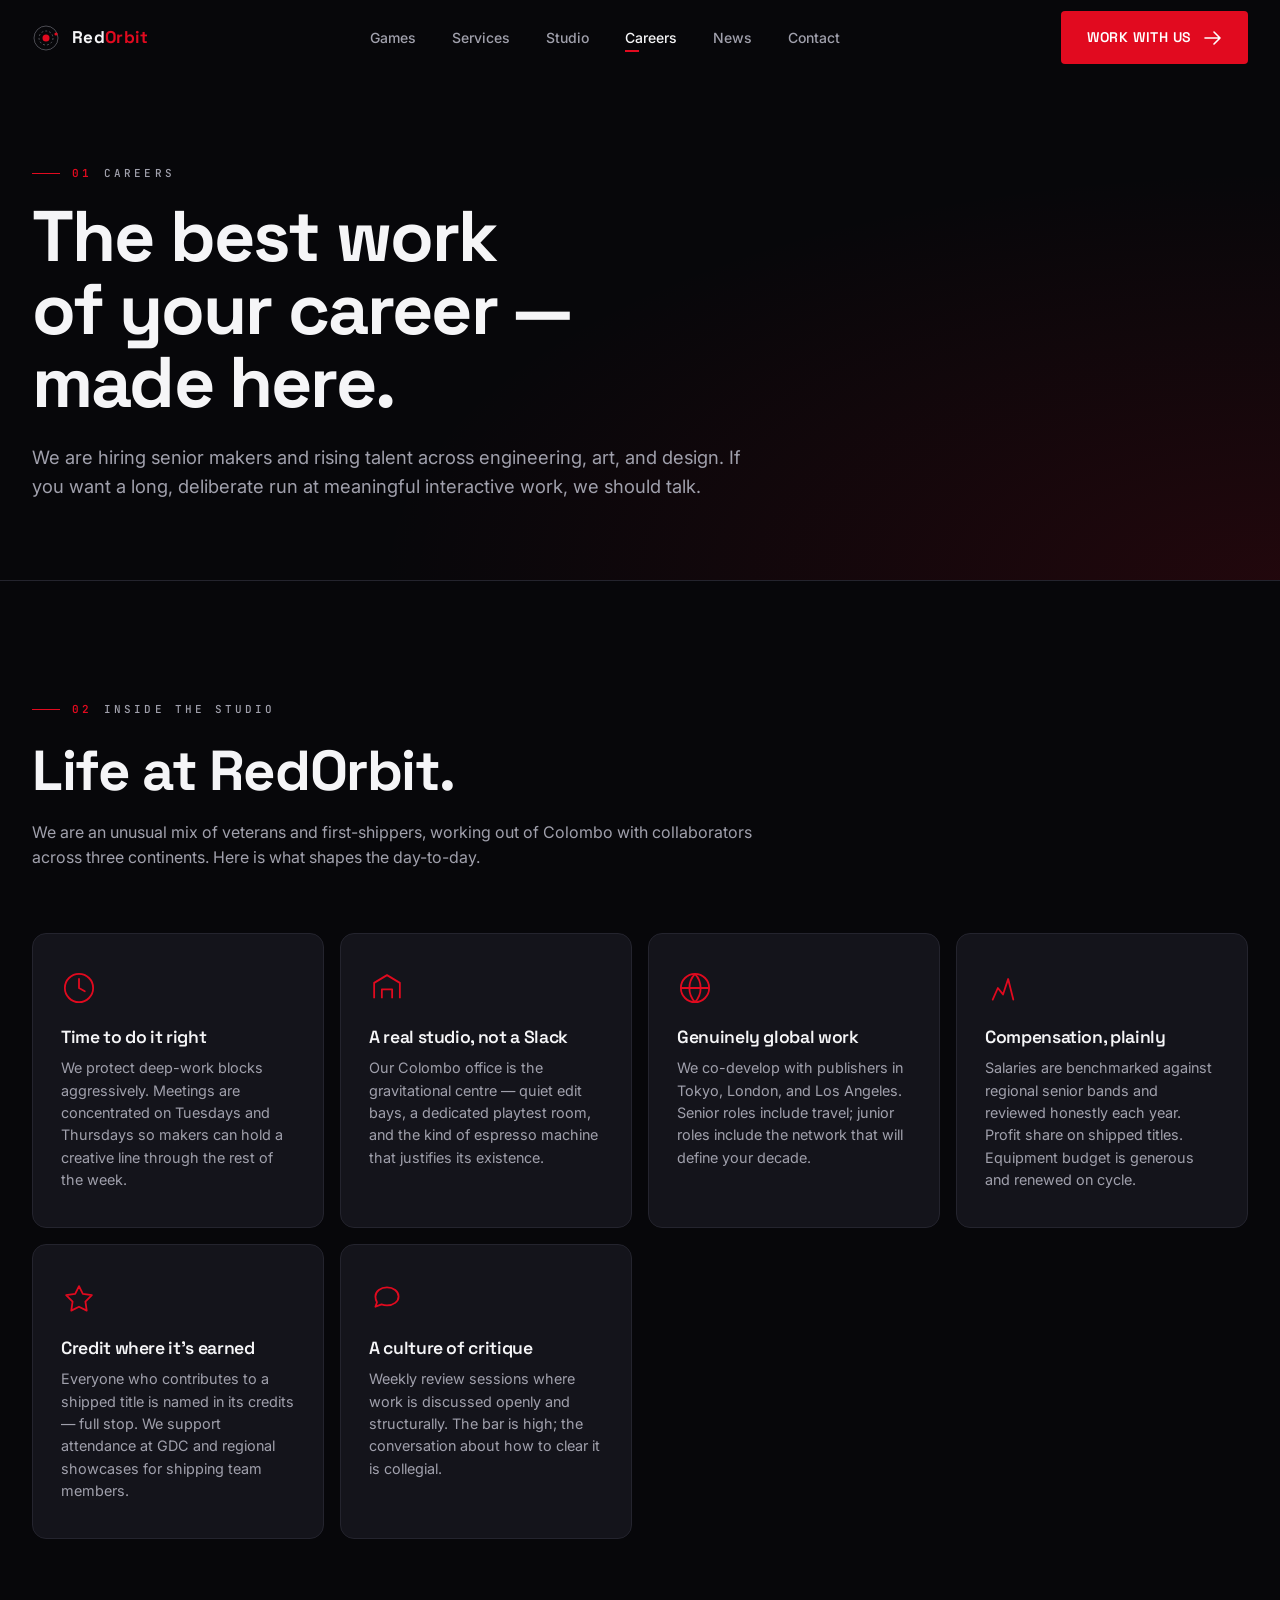
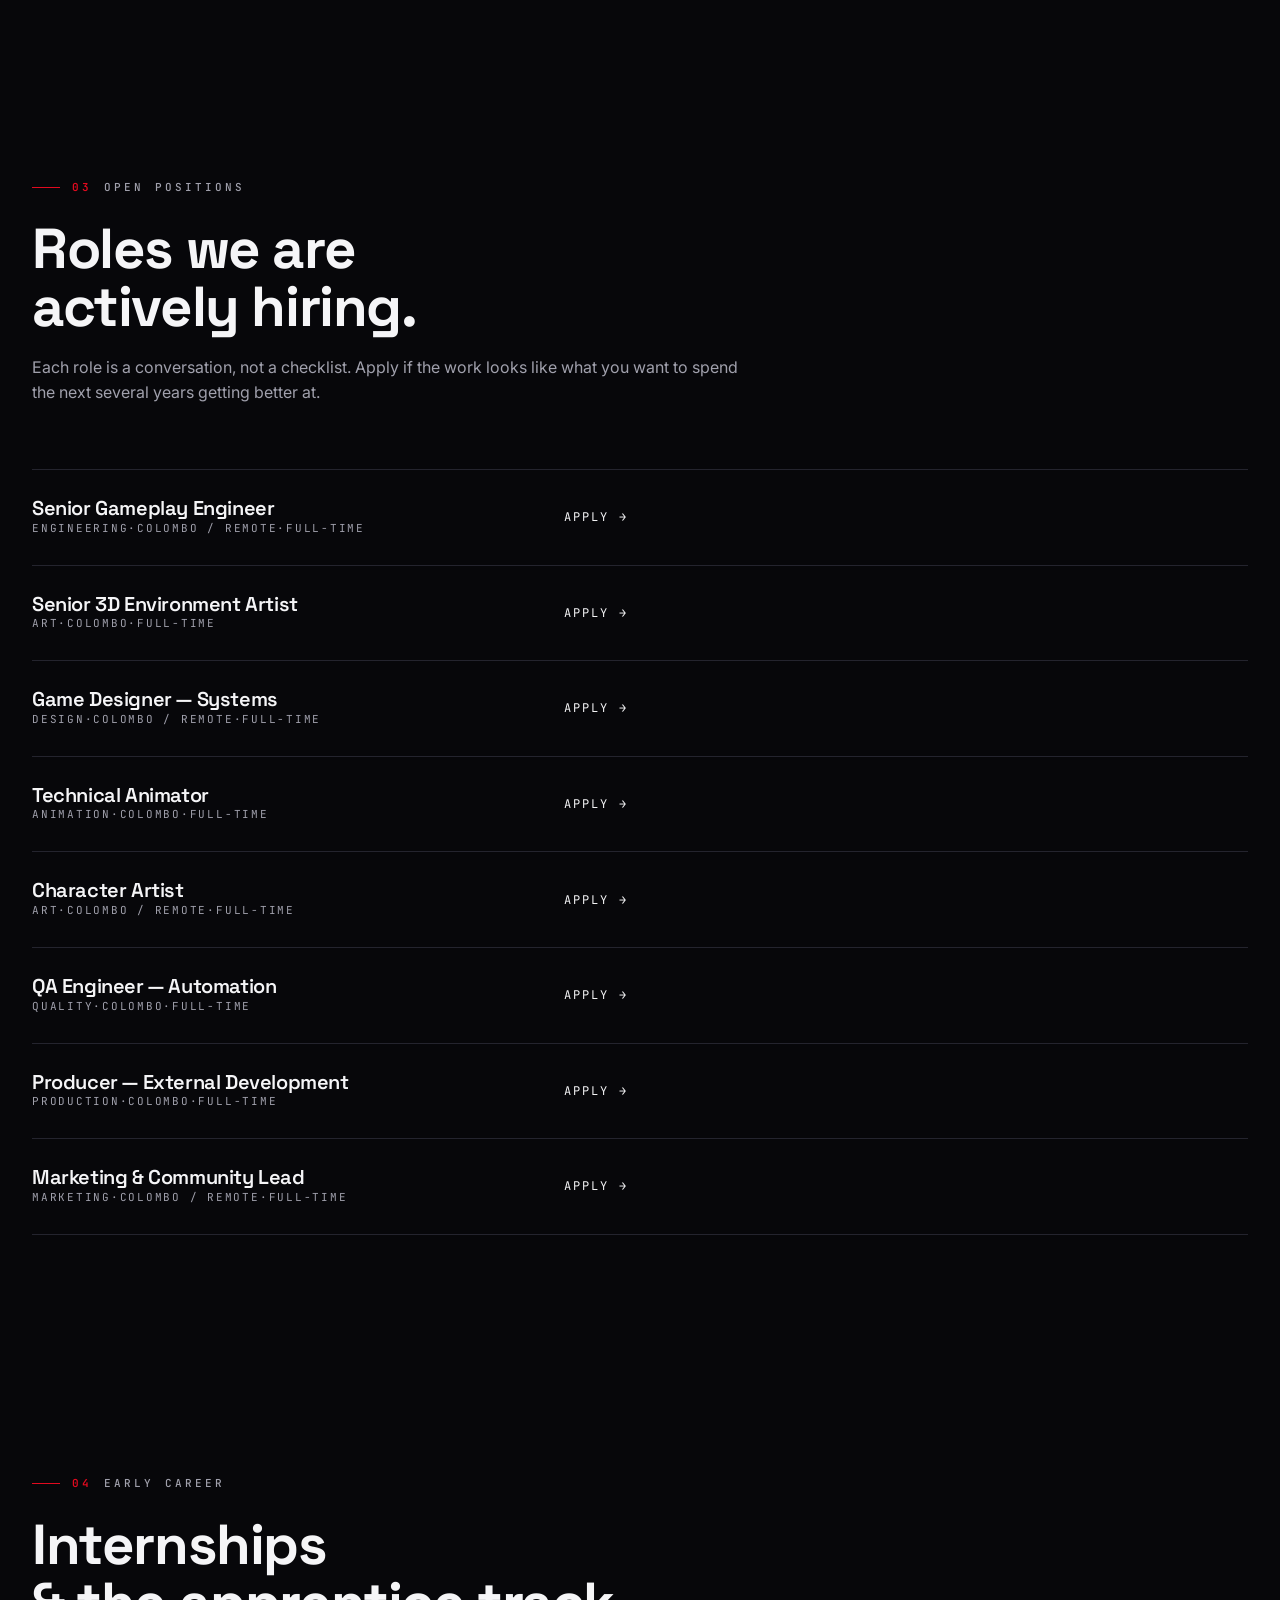
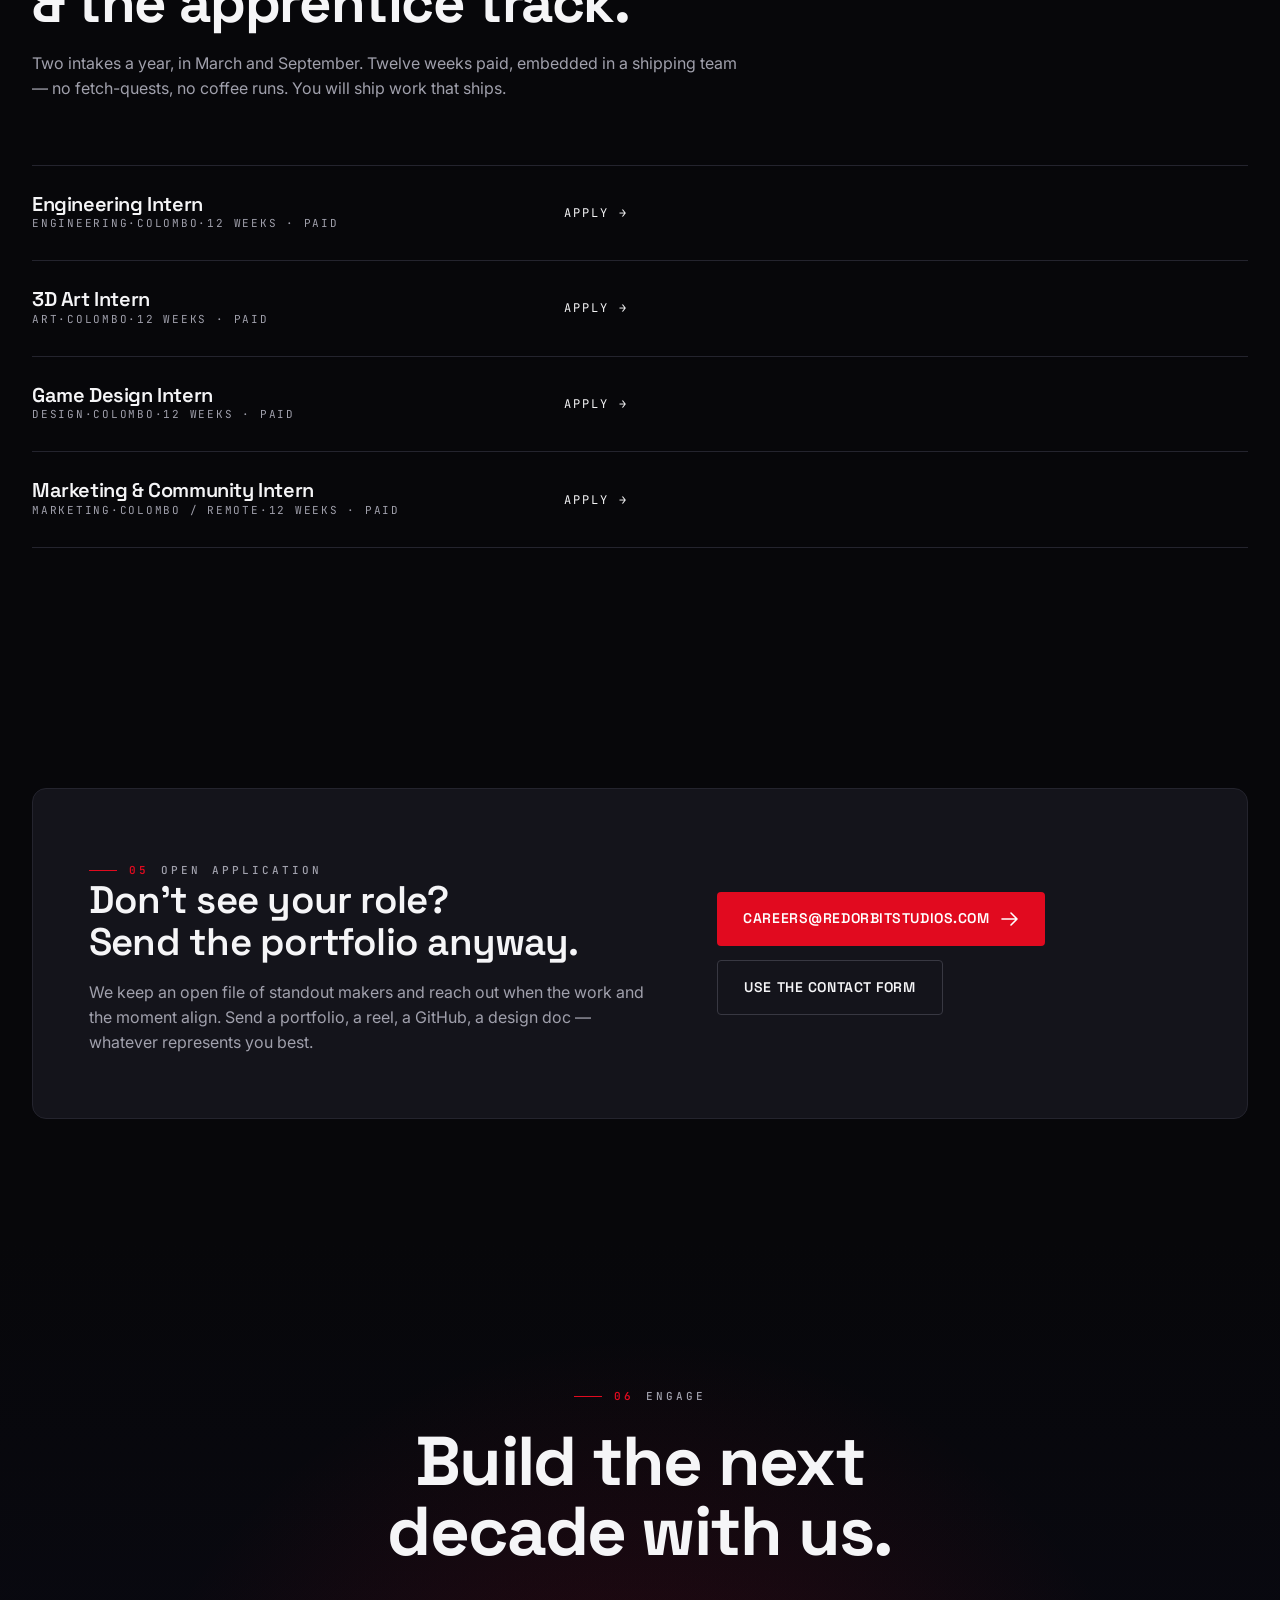
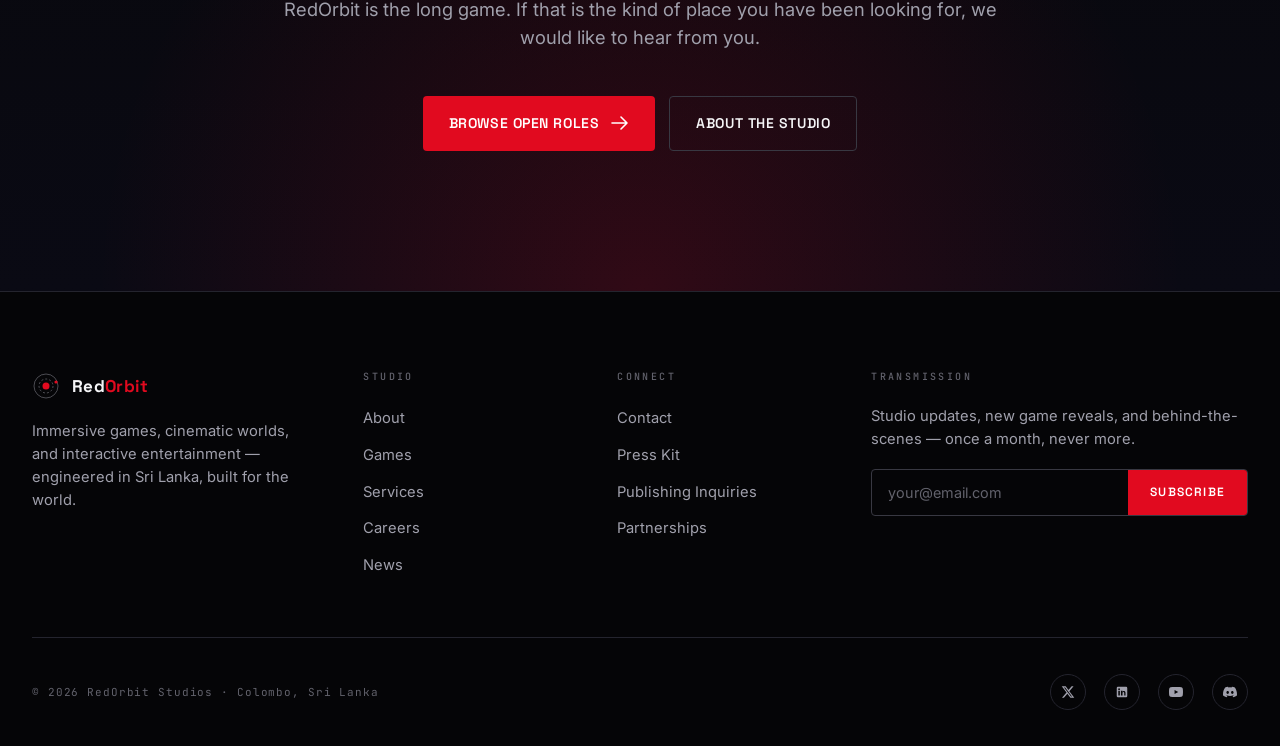
<file: careers.html>
<!DOCTYPE html>
<html lang="en">
<head>
<meta charset="UTF-8">
<meta name="viewport" content="width=device-width, initial-scale=1.0">
<title>Careers — RedOrbit Studios</title>
<meta name="description" content="Open roles, internships, and life at RedOrbit Studios. Join a Sri Lankan game studio building original IP for global audiences.">
<link rel="preconnect" href="https://fonts.googleapis.com">
<link rel="preconnect" href="https://fonts.gstatic.com" crossorigin>
<link href="https://fonts.googleapis.com/css2?family=Space+Grotesk:wght@400;500;600;700&family=Inter:wght@400;500;600&family=JetBrains+Mono:wght@400;500&display=swap" rel="stylesheet">
<link rel="stylesheet" href="styles.css">
</head>
<body>

<nav class="nav">
  <div class="nav-inner">
    <a href="index.html" class="logo">
      <span class="logo-mark"><svg viewBox="0 0 28 28"><circle cx="14" cy="14" r="12" fill="none" stroke="#A0A0AC" stroke-width="0.9" opacity="0.5"/><circle cx="14" cy="14" r="7" fill="none" stroke="#A0A0AC" stroke-width="0.8" stroke-dasharray="2 2" opacity="0.6"/><circle cx="14" cy="14" r="3.5" fill="#E10A1F"/><circle cx="24" cy="10" r="1.6" fill="#E10A1F"/></svg></span>
      <span>Red<span class="red">Orbit</span></span>
    </a>
    <ul class="nav-links">
      <li><a href="games.html">Games</a></li>
      <li><a href="services.html">Services</a></li>
      <li><a href="studio.html">Studio</a></li>
      <li><a href="careers.html" class="active">Careers</a></li>
      <li><a href="news.html">News</a></li>
      <li><a href="contact.html">Contact</a></li>
    </ul>
    <div class="nav-cta">
      <a href="contact.html" class="btn btn-primary">Work With Us<svg class="arrow" viewBox="0 0 18 14" fill="none"><path d="M1 7h15M10 1l6 6-6 6" stroke="currentColor" stroke-width="1.6" stroke-linecap="round" stroke-linejoin="round"/></svg></a>
      <button class="nav-toggle" aria-label="Open menu"><span></span></button>
    </div>
  </div>
</nav>

<div class="mobile-menu">
  <a href="games.html">Games</a><a href="services.html">Services</a><a href="studio.html">Studio</a><a href="careers.html">Careers</a><a href="news.html">News</a><a href="contact.html">Contact</a>
</div>

<section class="page-hero">
  <div class="container">
    <div class="page-hero-inner reveal">
      <span class="eyebrow"><span class="num">01</span> Careers</span>
      <h1 class="display">The best work<br>of your career —<br>made here.</h1>
      <p>We are hiring senior makers and rising talent across engineering, art, and design. If you want a long, deliberate run at meaningful interactive work, we should talk.</p>
    </div>
  </div>
</section>

<!-- LIFE AT REDORBIT -->
<section>
  <div class="container">
    <div class="section-head reveal">
      <span class="eyebrow"><span class="num">02</span> Inside the Studio</span>
      <h2 class="display">Life at RedOrbit.</h2>
      <p>We are an unusual mix of veterans and first-shippers, working out of Colombo with collaborators across three continents. Here is what shapes the day-to-day.</p>
    </div>
    <div class="life-grid">
      <div class="life-card reveal">
        <div class="icon"><svg viewBox="0 0 28 28" fill="none"><circle cx="14" cy="14" r="11" stroke="currentColor" stroke-width="1.4"/><path d="M14 7v7l4.5 2.5" stroke="currentColor" stroke-width="1.4" stroke-linecap="round"/></svg></div>
        <h3>Time to do it right</h3>
        <p>We protect deep-work blocks aggressively. Meetings are concentrated on Tuesdays and Thursdays so makers can hold a creative line through the rest of the week.</p>
      </div>
      <div class="life-card reveal">
        <div class="icon"><svg viewBox="0 0 28 28" fill="none"><path d="M4 22V10l10-6 10 6v12" stroke="currentColor" stroke-width="1.4" stroke-linejoin="round"/><path d="M10 22v-7h8v7" stroke="currentColor" stroke-width="1.4" stroke-linejoin="round"/></svg></div>
        <h3>A real studio, not a Slack</h3>
        <p>Our Colombo office is the gravitational centre — quiet edit bays, a dedicated playtest room, and the kind of espresso machine that justifies its existence.</p>
      </div>
      <div class="life-card reveal">
        <div class="icon"><svg viewBox="0 0 28 28" fill="none"><circle cx="14" cy="14" r="11" stroke="currentColor" stroke-width="1.4"/><path d="M3 14h22M14 3a16 16 0 010 22M14 3a16 16 0 000 22" stroke="currentColor" stroke-width="1.4"/></svg></div>
        <h3>Genuinely global work</h3>
        <p>We co-develop with publishers in Tokyo, London, and Los Angeles. Senior roles include travel; junior roles include the network that will define your decade.</p>
      </div>
      <div class="life-card reveal">
        <div class="icon"><svg viewBox="0 0 28 28" fill="none"><path d="M6 23l4-9 4 5 4-12 4 16" stroke="currentColor" stroke-width="1.4" stroke-linejoin="round" stroke-linecap="round"/></svg></div>
        <h3>Compensation, plainly</h3>
        <p>Salaries are benchmarked against regional senior bands and reviewed honestly each year. Profit share on shipped titles. Equipment budget is generous and renewed on cycle.</p>
      </div>
      <div class="life-card reveal">
        <div class="icon"><svg viewBox="0 0 28 28" fill="none"><path d="M14 4l3 6 7 1-5 5 1 7-6-3-6 3 1-7-5-5 7-1z" stroke="currentColor" stroke-width="1.4" stroke-linejoin="round"/></svg></div>
        <h3>Credit where it's earned</h3>
        <p>Everyone who contributes to a shipped title is named in its credits — full stop. We support attendance at GDC and regional showcases for shipping team members.</p>
      </div>
      <div class="life-card reveal">
        <div class="icon"><svg viewBox="0 0 28 28" fill="none"><path d="M5 12c0-4 4-7 9-7s9 3 9 7-4 7-9 7c-1.5 0-3-.3-4.2-.8L5 20l1.2-3.5C5.5 15.3 5 13.7 5 12z" stroke="currentColor" stroke-width="1.4" stroke-linejoin="round"/></svg></div>
        <h3>A culture of critique</h3>
        <p>Weekly review sessions where work is discussed openly and structurally. The bar is high; the conversation about how to clear it is collegial.</p>
      </div>
    </div>
  </div>
</section>

<!-- OPEN ROLES -->
<section>
  <div class="container">
    <div class="section-head reveal">
      <span class="eyebrow"><span class="num">03</span> Open Positions</span>
      <h2 class="display">Roles we are<br>actively hiring.</h2>
      <p>Each role is a conversation, not a checklist. Apply if the work looks like what you want to spend the next several years getting better at.</p>
    </div>
    <div class="role-list reveal">

      <div class="role-item">
        <div>
          <h3>Senior Gameplay Engineer</h3>
          <div class="meta"><span>Engineering</span><span>·</span><span>Colombo / Remote</span><span>·</span><span>Full-time</span></div>
        </div>
        <a href="contact.html" class="apply">Apply</a>
      </div>

      <div class="role-item">
        <div>
          <h3>Senior 3D Environment Artist</h3>
          <div class="meta"><span>Art</span><span>·</span><span>Colombo</span><span>·</span><span>Full-time</span></div>
        </div>
        <a href="contact.html" class="apply">Apply</a>
      </div>

      <div class="role-item">
        <div>
          <h3>Game Designer — Systems</h3>
          <div class="meta"><span>Design</span><span>·</span><span>Colombo / Remote</span><span>·</span><span>Full-time</span></div>
        </div>
        <a href="contact.html" class="apply">Apply</a>
      </div>

      <div class="role-item">
        <div>
          <h3>Technical Animator</h3>
          <div class="meta"><span>Animation</span><span>·</span><span>Colombo</span><span>·</span><span>Full-time</span></div>
        </div>
        <a href="contact.html" class="apply">Apply</a>
      </div>

      <div class="role-item">
        <div>
          <h3>Character Artist</h3>
          <div class="meta"><span>Art</span><span>·</span><span>Colombo / Remote</span><span>·</span><span>Full-time</span></div>
        </div>
        <a href="contact.html" class="apply">Apply</a>
      </div>

      <div class="role-item">
        <div>
          <h3>QA Engineer — Automation</h3>
          <div class="meta"><span>Quality</span><span>·</span><span>Colombo</span><span>·</span><span>Full-time</span></div>
        </div>
        <a href="contact.html" class="apply">Apply</a>
      </div>

      <div class="role-item">
        <div>
          <h3>Producer — External Development</h3>
          <div class="meta"><span>Production</span><span>·</span><span>Colombo</span><span>·</span><span>Full-time</span></div>
        </div>
        <a href="contact.html" class="apply">Apply</a>
      </div>

      <div class="role-item">
        <div>
          <h3>Marketing &amp; Community Lead</h3>
          <div class="meta"><span>Marketing</span><span>·</span><span>Colombo / Remote</span><span>·</span><span>Full-time</span></div>
        </div>
        <a href="contact.html" class="apply">Apply</a>
      </div>

    </div>
  </div>
</section>

<!-- INTERNSHIPS -->
<section>
  <div class="container">
    <div class="section-head reveal">
      <span class="eyebrow"><span class="num">04</span> Early Career</span>
      <h2 class="display">Internships<br>&amp; the apprentice track.</h2>
      <p>Two intakes a year, in March and September. Twelve weeks paid, embedded in a shipping team — no fetch-quests, no coffee runs. You will ship work that ships.</p>
    </div>
    <div class="role-list reveal">

      <div class="role-item">
        <div>
          <h3>Engineering Intern</h3>
          <div class="meta"><span>Engineering</span><span>·</span><span>Colombo</span><span>·</span><span>12 weeks · Paid</span></div>
        </div>
        <a href="contact.html" class="apply">Apply</a>
      </div>

      <div class="role-item">
        <div>
          <h3>3D Art Intern</h3>
          <div class="meta"><span>Art</span><span>·</span><span>Colombo</span><span>·</span><span>12 weeks · Paid</span></div>
        </div>
        <a href="contact.html" class="apply">Apply</a>
      </div>

      <div class="role-item">
        <div>
          <h3>Game Design Intern</h3>
          <div class="meta"><span>Design</span><span>·</span><span>Colombo</span><span>·</span><span>12 weeks · Paid</span></div>
        </div>
        <a href="contact.html" class="apply">Apply</a>
      </div>

      <div class="role-item">
        <div>
          <h3>Marketing &amp; Community Intern</h3>
          <div class="meta"><span>Marketing</span><span>·</span><span>Colombo / Remote</span><span>·</span><span>12 weeks · Paid</span></div>
        </div>
        <a href="contact.html" class="apply">Apply</a>
      </div>

    </div>
  </div>
</section>

<!-- PORTFOLIO CTA -->
<section>
  <div class="container">
    <div class="portfolio-block reveal">
      <div>
        <span class="eyebrow"><span class="num">05</span> Open Application</span>
        <h2>Don't see your role?<br>Send the portfolio anyway.</h2>
        <p>We keep an open file of standout makers and reach out when the work and the moment align. Send a portfolio, a reel, a GitHub, a design doc — whatever represents you best.</p>
      </div>
      <div style="display:flex; flex-direction:column; gap:14px; align-items:flex-start;">
        <a href="mailto:careers@redorbitstudios.com" class="btn btn-primary">careers@redorbitstudios.com<svg class="arrow" viewBox="0 0 18 14" fill="none"><path d="M1 7h15M10 1l6 6-6 6" stroke="currentColor" stroke-width="1.6" stroke-linecap="round" stroke-linejoin="round"/></svg></a>
        <a href="contact.html" class="btn btn-secondary">Use the contact form</a>
      </div>
    </div>
  </div>
</section>

<!-- CTA -->
<section class="cta-section">
  <div class="container">
    <div class="cta-inner reveal">
      <span class="eyebrow"><span class="num">06</span> Engage</span>
      <h2 class="display">Build the next<br>decade with us.</h2>
      <p>RedOrbit is the long game. If that is the kind of place you have been looking for, we would like to hear from you.</p>
      <div style="display:flex; gap:14px; justify-content:center; flex-wrap:wrap;">
        <a href="#" class="btn btn-primary">Browse Open Roles<svg class="arrow" viewBox="0 0 18 14" fill="none"><path d="M1 7h15M10 1l6 6-6 6" stroke="currentColor" stroke-width="1.6" stroke-linecap="round" stroke-linejoin="round"/></svg></a>
        <a href="studio.html" class="btn btn-secondary">About the Studio</a>
      </div>
    </div>
  </div>
</section>

<footer>
  <div class="container">
    <div class="footer-grid">
      <div class="footer-brand">
        <a href="index.html" class="logo"><span class="logo-mark"><svg viewBox="0 0 28 28"><circle cx="14" cy="14" r="12" fill="none" stroke="#A0A0AC" stroke-width="0.9" opacity="0.5"/><circle cx="14" cy="14" r="7" fill="none" stroke="#A0A0AC" stroke-width="0.8" stroke-dasharray="2 2" opacity="0.6"/><circle cx="14" cy="14" r="3.5" fill="#E10A1F"/><circle cx="24" cy="10" r="1.6" fill="#E10A1F"/></svg></span><span>Red<span class="red">Orbit</span></span></a>
        <p>Immersive games, cinematic worlds, and interactive entertainment — engineered in Sri Lanka, built for the world.</p>
      </div>
      <div class="footer-col"><h4>Studio</h4><ul><li><a href="studio.html">About</a></li><li><a href="games.html">Games</a></li><li><a href="services.html">Services</a></li><li><a href="careers.html">Careers</a></li><li><a href="news.html">News</a></li></ul></div>
      <div class="footer-col"><h4>Connect</h4><ul><li><a href="contact.html">Contact</a></li><li><a href="contact.html">Press Kit</a></li><li><a href="contact.html">Publishing Inquiries</a></li><li><a href="contact.html">Partnerships</a></li></ul></div>
      <div class="footer-col newsletter"><h4>Transmission</h4><p>Studio updates, new game reveals, and behind-the-scenes — once a month, never more.</p><form><input type="email" placeholder="your@email.com" required><button type="submit">Subscribe</button></form></div>
    </div>
    <div class="footer-bottom">
      <p>© 2026 RedOrbit Studios · Colombo, Sri Lanka</p>
      <div class="socials">
        <a href="#" aria-label="X"><svg viewBox="0 0 24 24" fill="currentColor"><path d="M18.244 2.25h3.308l-7.227 8.26 8.502 11.24H16.17l-5.214-6.817L4.99 21.75H1.68l7.73-8.835L1.254 2.25H8.08l4.713 6.231zm-1.161 17.52h1.833L7.084 4.126H5.117z"/></svg></a>
        <a href="#" aria-label="LinkedIn"><svg viewBox="0 0 24 24" fill="currentColor"><path d="M19 3a2 2 0 0 1 2 2v14a2 2 0 0 1-2 2H5a2 2 0 0 1-2-2V5a2 2 0 0 1 2-2h14zM8.339 18V9.882H5.667V18h2.672zM7.003 8.717a1.55 1.55 0 1 0 0-3.1 1.55 1.55 0 0 0 0 3.1zM18 18v-4.443c0-2.327-1.255-3.41-2.93-3.41a2.528 2.528 0 0 0-2.298 1.265V9.882h-2.547V18h2.672v-4.5a1.484 1.484 0 0 1 1.485-1.598c.834 0 1.46.626 1.46 1.598V18H18z"/></svg></a>
        <a href="#" aria-label="YouTube"><svg viewBox="0 0 24 24" fill="currentColor"><path d="M23.498 6.186a3.016 3.016 0 0 0-2.122-2.136C19.505 3.545 12 3.545 12 3.545s-7.505 0-9.377.505A3.017 3.017 0 0 0 .502 6.186C0 8.07 0 12 0 12s0 3.93.502 5.814a3.016 3.016 0 0 0 2.122 2.136c1.871.505 9.376.505 9.376.505s7.505 0 9.377-.505a3.015 3.015 0 0 0 2.122-2.136C24 15.93 24 12 24 12s0-3.93-.502-5.814zM9.545 15.568V8.432L15.818 12l-6.273 3.568z"/></svg></a>
        <a href="#" aria-label="Discord"><svg viewBox="0 0 24 24" fill="currentColor"><path d="M20.317 4.37a19.79 19.79 0 0 0-4.885-1.515.074.074 0 0 0-.079.037c-.21.375-.444.864-.608 1.25a18.27 18.27 0 0 0-5.487 0 12.64 12.64 0 0 0-.617-1.25.077.077 0 0 0-.079-.037A19.736 19.736 0 0 0 3.677 4.37a.07.07 0 0 0-.032.027C.533 9.046-.32 13.58.099 18.057a.082.082 0 0 0 .031.057 19.9 19.9 0 0 0 5.993 3.03.078.078 0 0 0 .084-.028 14.09 14.09 0 0 0 1.226-1.994.076.076 0 0 0-.041-.106 13.107 13.107 0 0 1-1.872-.892.077.077 0 0 1-.008-.128 10.2 10.2 0 0 0 .372-.292.074.074 0 0 1 .077-.01c3.928 1.793 8.18 1.793 12.062 0a.074.074 0 0 1 .078.01c.12.098.246.198.373.292a.077.077 0 0 1-.006.127 12.299 12.299 0 0 1-1.873.892.077.077 0 0 0-.041.107c.36.698.772 1.362 1.225 1.993a.076.076 0 0 0 .084.028 19.839 19.839 0 0 0 6.002-3.03.077.077 0 0 0 .032-.054c.5-5.177-.838-9.674-3.549-13.66a.061.061 0 0 0-.031-.03zM8.02 15.33c-1.183 0-2.157-1.085-2.157-2.419 0-1.333.956-2.419 2.157-2.419 1.21 0 2.176 1.096 2.157 2.42 0 1.333-.956 2.418-2.157 2.418zm7.975 0c-1.183 0-2.157-1.085-2.157-2.419 0-1.333.955-2.419 2.157-2.419 1.21 0 2.176 1.096 2.157 2.42 0 1.333-.946 2.418-2.157 2.418z"/></svg></a>
      </div>
    </div>
  </div>
</footer>

<script src="script.js"></script>
</body>
</html>
</file>
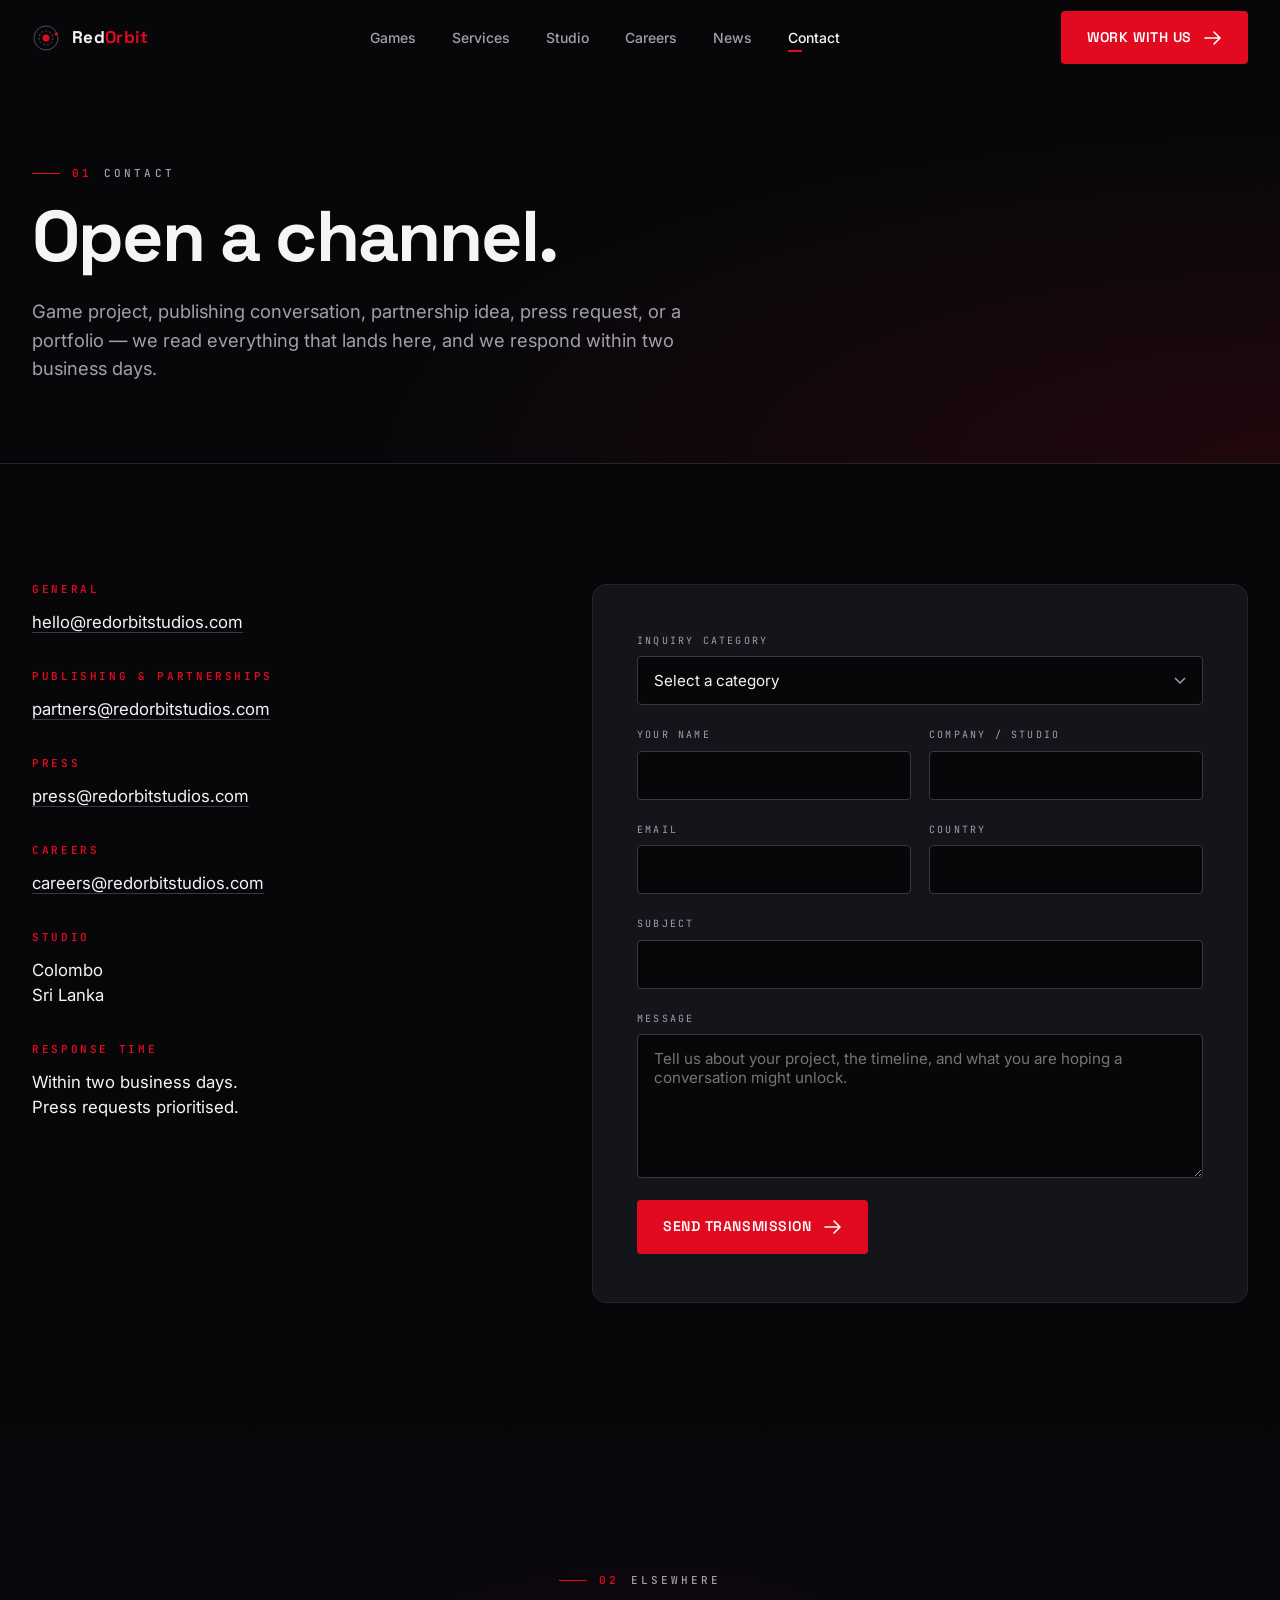
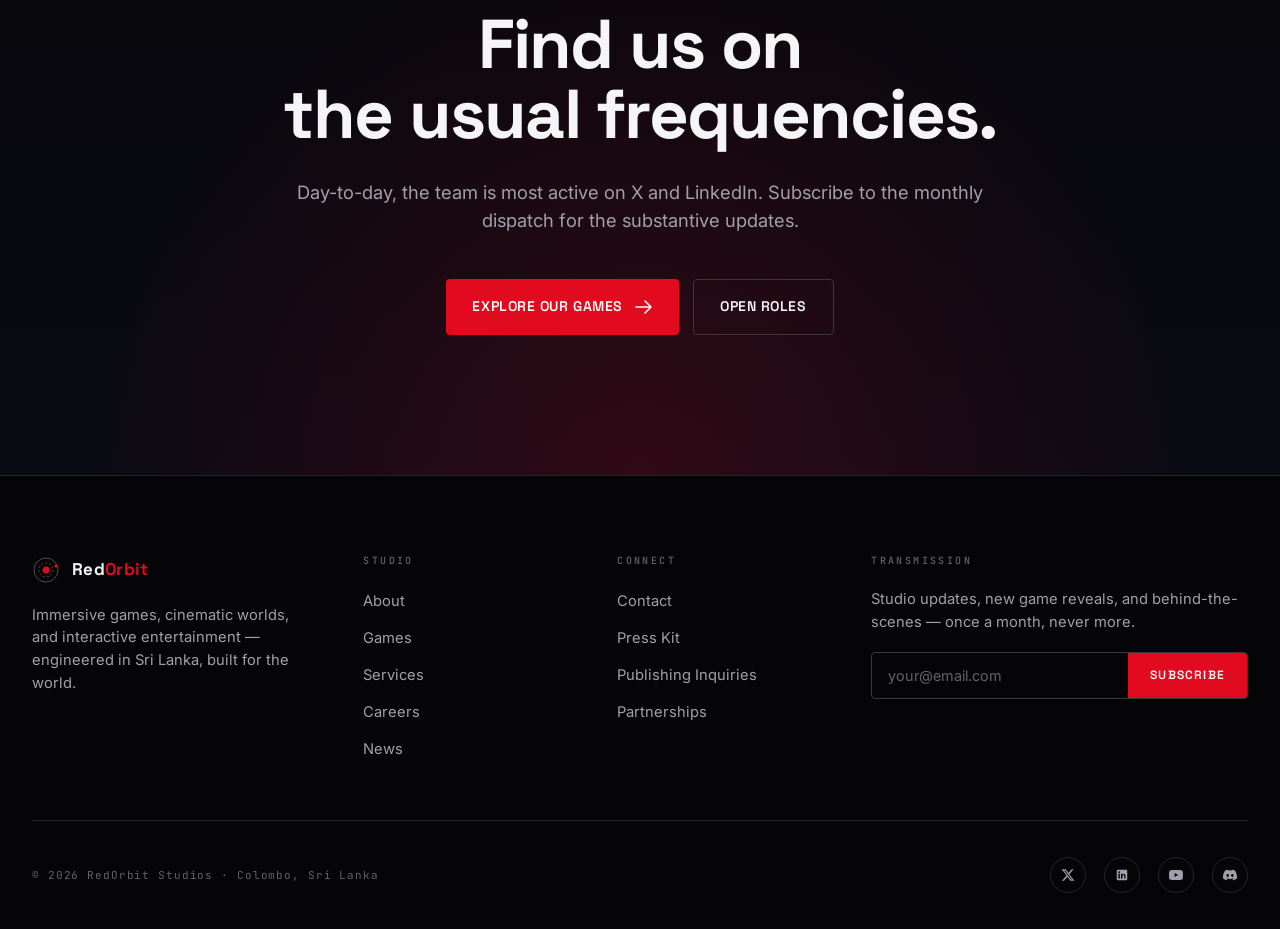
<file: contact.html>
<!DOCTYPE html>
<html lang="en">
<head>
<meta charset="UTF-8">
<meta name="viewport" content="width=device-width, initial-scale=1.0">
<title>Contact — RedOrbit Studios</title>
<meta name="description" content="Get in touch with RedOrbit Studios for game projects, publishing, partnerships, press, careers, or general inquiries.">
<link rel="preconnect" href="https://fonts.googleapis.com">
<link rel="preconnect" href="https://fonts.gstatic.com" crossorigin>
<link href="https://fonts.googleapis.com/css2?family=Space+Grotesk:wght@400;500;600;700&family=Inter:wght@400;500;600&family=JetBrains+Mono:wght@400;500&display=swap" rel="stylesheet">
<link rel="stylesheet" href="styles.css">
</head>
<body>

<nav class="nav">
  <div class="nav-inner">
    <a href="index.html" class="logo">
      <span class="logo-mark"><svg viewBox="0 0 28 28"><circle cx="14" cy="14" r="12" fill="none" stroke="#A0A0AC" stroke-width="0.9" opacity="0.5"/><circle cx="14" cy="14" r="7" fill="none" stroke="#A0A0AC" stroke-width="0.8" stroke-dasharray="2 2" opacity="0.6"/><circle cx="14" cy="14" r="3.5" fill="#E10A1F"/><circle cx="24" cy="10" r="1.6" fill="#E10A1F"/></svg></span>
      <span>Red<span class="red">Orbit</span></span>
    </a>
    <ul class="nav-links">
      <li><a href="games.html">Games</a></li>
      <li><a href="services.html">Services</a></li>
      <li><a href="studio.html">Studio</a></li>
      <li><a href="careers.html">Careers</a></li>
      <li><a href="news.html">News</a></li>
      <li><a href="contact.html" class="active">Contact</a></li>
    </ul>
    <div class="nav-cta">
      <a href="contact.html" class="btn btn-primary">Work With Us<svg class="arrow" viewBox="0 0 18 14" fill="none"><path d="M1 7h15M10 1l6 6-6 6" stroke="currentColor" stroke-width="1.6" stroke-linecap="round" stroke-linejoin="round"/></svg></a>
      <button class="nav-toggle" aria-label="Open menu"><span></span></button>
    </div>
  </div>
</nav>

<div class="mobile-menu">
  <a href="games.html">Games</a><a href="services.html">Services</a><a href="studio.html">Studio</a><a href="careers.html">Careers</a><a href="news.html">News</a><a href="contact.html">Contact</a>
</div>

<section class="page-hero">
  <div class="container">
    <div class="page-hero-inner reveal">
      <span class="eyebrow"><span class="num">01</span> Contact</span>
      <h1 class="display">Open a channel.</h1>
      <p>Game project, publishing conversation, partnership idea, press request, or a portfolio — we read everything that lands here, and we respond within two business days.</p>
    </div>
  </div>
</section>

<!-- CONTACT GRID -->
<section>
  <div class="container">
    <div class="contact-grid">

      <!-- LEFT: INFO -->
      <div class="contact-info reveal">
        <div class="contact-block">
          <h4>General</h4>
          <p><a href="mailto:hello@redorbitstudios.com">hello@redorbitstudios.com</a></p>
        </div>
        <div class="contact-block">
          <h4>Publishing &amp; Partnerships</h4>
          <p><a href="mailto:partners@redorbitstudios.com">partners@redorbitstudios.com</a></p>
        </div>
        <div class="contact-block">
          <h4>Press</h4>
          <p><a href="mailto:press@redorbitstudios.com">press@redorbitstudios.com</a></p>
        </div>
        <div class="contact-block">
          <h4>Careers</h4>
          <p><a href="mailto:careers@redorbitstudios.com">careers@redorbitstudios.com</a></p>
        </div>
        <div class="contact-block">
          <h4>Studio</h4>
          <p>Colombo<br>Sri Lanka</p>
        </div>
        <div class="contact-block">
          <h4>Response Time</h4>
          <p>Within two business days.<br>Press requests prioritised.</p>
        </div>
      </div>

      <!-- RIGHT: FORM -->
      <form class="contact-form reveal" id="contactForm">
        <div class="field">
          <label for="inquiry">Inquiry Category</label>
          <select id="inquiry" name="inquiry" required>
            <option value="">Select a category</option>
            <option value="game-projects">Game Projects</option>
            <option value="publishing">Publishing</option>
            <option value="careers">Careers</option>
            <option value="partnerships">Partnerships</option>
            <option value="press">Press</option>
            <option value="general">General Inquiry</option>
          </select>
        </div>

        <div class="form-row">
          <div class="field">
            <label for="name">Your Name</label>
            <input id="name" name="name" type="text" required>
          </div>
          <div class="field">
            <label for="company">Company / Studio</label>
            <input id="company" name="company" type="text">
          </div>
        </div>

        <div class="form-row">
          <div class="field">
            <label for="email">Email</label>
            <input id="email" name="email" type="email" required>
          </div>
          <div class="field">
            <label for="country">Country</label>
            <input id="country" name="country" type="text">
          </div>
        </div>

        <div class="field">
          <label for="subject">Subject</label>
          <input id="subject" name="subject" type="text" required>
        </div>

        <div class="field">
          <label for="message">Message</label>
          <textarea id="message" name="message" rows="6" required placeholder="Tell us about your project, the timeline, and what you are hoping a conversation might unlock."></textarea>
        </div>

        <button type="submit" class="btn btn-primary" style="align-self:flex-start;">
          Send Transmission<svg class="arrow" viewBox="0 0 18 14" fill="none"><path d="M1 7h15M10 1l6 6-6 6" stroke="currentColor" stroke-width="1.6" stroke-linecap="round" stroke-linejoin="round"/></svg>
        </button>

        <div class="form-success" id="formSuccess">Signal received. We'll be in touch within two business days.</div>
      </form>

    </div>
  </div>
</section>

<!-- CTA -->
<section class="cta-section">
  <div class="container">
    <div class="cta-inner reveal">
      <span class="eyebrow"><span class="num">02</span> Elsewhere</span>
      <h2 class="display">Find us on<br>the usual frequencies.</h2>
      <p>Day-to-day, the team is most active on X and LinkedIn. Subscribe to the monthly dispatch for the substantive updates.</p>
      <div style="display:flex; gap:14px; justify-content:center; flex-wrap:wrap;">
        <a href="games.html" class="btn btn-primary">Explore Our Games<svg class="arrow" viewBox="0 0 18 14" fill="none"><path d="M1 7h15M10 1l6 6-6 6" stroke="currentColor" stroke-width="1.6" stroke-linecap="round" stroke-linejoin="round"/></svg></a>
        <a href="careers.html" class="btn btn-secondary">Open Roles</a>
      </div>
    </div>
  </div>
</section>

<footer>
  <div class="container">
    <div class="footer-grid">
      <div class="footer-brand">
        <a href="index.html" class="logo"><span class="logo-mark"><svg viewBox="0 0 28 28"><circle cx="14" cy="14" r="12" fill="none" stroke="#A0A0AC" stroke-width="0.9" opacity="0.5"/><circle cx="14" cy="14" r="7" fill="none" stroke="#A0A0AC" stroke-width="0.8" stroke-dasharray="2 2" opacity="0.6"/><circle cx="14" cy="14" r="3.5" fill="#E10A1F"/><circle cx="24" cy="10" r="1.6" fill="#E10A1F"/></svg></span><span>Red<span class="red">Orbit</span></span></a>
        <p>Immersive games, cinematic worlds, and interactive entertainment — engineered in Sri Lanka, built for the world.</p>
      </div>
      <div class="footer-col"><h4>Studio</h4><ul><li><a href="studio.html">About</a></li><li><a href="games.html">Games</a></li><li><a href="services.html">Services</a></li><li><a href="careers.html">Careers</a></li><li><a href="news.html">News</a></li></ul></div>
      <div class="footer-col"><h4>Connect</h4><ul><li><a href="contact.html">Contact</a></li><li><a href="contact.html">Press Kit</a></li><li><a href="contact.html">Publishing Inquiries</a></li><li><a href="contact.html">Partnerships</a></li></ul></div>
      <div class="footer-col newsletter"><h4>Transmission</h4><p>Studio updates, new game reveals, and behind-the-scenes — once a month, never more.</p><form><input type="email" placeholder="your@email.com" required><button type="submit">Subscribe</button></form></div>
    </div>
    <div class="footer-bottom">
      <p>© 2026 RedOrbit Studios · Colombo, Sri Lanka</p>
      <div class="socials">
        <a href="#" aria-label="X"><svg viewBox="0 0 24 24" fill="currentColor"><path d="M18.244 2.25h3.308l-7.227 8.26 8.502 11.24H16.17l-5.214-6.817L4.99 21.75H1.68l7.73-8.835L1.254 2.25H8.08l4.713 6.231zm-1.161 17.52h1.833L7.084 4.126H5.117z"/></svg></a>
        <a href="#" aria-label="LinkedIn"><svg viewBox="0 0 24 24" fill="currentColor"><path d="M19 3a2 2 0 0 1 2 2v14a2 2 0 0 1-2 2H5a2 2 0 0 1-2-2V5a2 2 0 0 1 2-2h14zM8.339 18V9.882H5.667V18h2.672zM7.003 8.717a1.55 1.55 0 1 0 0-3.1 1.55 1.55 0 0 0 0 3.1zM18 18v-4.443c0-2.327-1.255-3.41-2.93-3.41a2.528 2.528 0 0 0-2.298 1.265V9.882h-2.547V18h2.672v-4.5a1.484 1.484 0 0 1 1.485-1.598c.834 0 1.46.626 1.46 1.598V18H18z"/></svg></a>
        <a href="#" aria-label="YouTube"><svg viewBox="0 0 24 24" fill="currentColor"><path d="M23.498 6.186a3.016 3.016 0 0 0-2.122-2.136C19.505 3.545 12 3.545 12 3.545s-7.505 0-9.377.505A3.017 3.017 0 0 0 .502 6.186C0 8.07 0 12 0 12s0 3.93.502 5.814a3.016 3.016 0 0 0 2.122 2.136c1.871.505 9.376.505 9.376.505s7.505 0 9.377-.505a3.015 3.015 0 0 0 2.122-2.136C24 15.93 24 12 24 12s0-3.93-.502-5.814zM9.545 15.568V8.432L15.818 12l-6.273 3.568z"/></svg></a>
        <a href="#" aria-label="Discord"><svg viewBox="0 0 24 24" fill="currentColor"><path d="M20.317 4.37a19.79 19.79 0 0 0-4.885-1.515.074.074 0 0 0-.079.037c-.21.375-.444.864-.608 1.25a18.27 18.27 0 0 0-5.487 0 12.64 12.64 0 0 0-.617-1.25.077.077 0 0 0-.079-.037A19.736 19.736 0 0 0 3.677 4.37a.07.07 0 0 0-.032.027C.533 9.046-.32 13.58.099 18.057a.082.082 0 0 0 .031.057 19.9 19.9 0 0 0 5.993 3.03.078.078 0 0 0 .084-.028 14.09 14.09 0 0 0 1.226-1.994.076.076 0 0 0-.041-.106 13.107 13.107 0 0 1-1.872-.892.077.077 0 0 1-.008-.128 10.2 10.2 0 0 0 .372-.292.074.074 0 0 1 .077-.01c3.928 1.793 8.18 1.793 12.062 0a.074.074 0 0 1 .078.01c.12.098.246.198.373.292a.077.077 0 0 1-.006.127 12.299 12.299 0 0 1-1.873.892.077.077 0 0 0-.041.107c.36.698.772 1.362 1.225 1.993a.076.076 0 0 0 .084.028 19.839 19.839 0 0 0 6.002-3.03.077.077 0 0 0 .032-.054c.5-5.177-.838-9.674-3.549-13.66a.061.061 0 0 0-.031-.03zM8.02 15.33c-1.183 0-2.157-1.085-2.157-2.419 0-1.333.956-2.419 2.157-2.419 1.21 0 2.176 1.096 2.157 2.42 0 1.333-.956 2.418-2.157 2.418zm7.975 0c-1.183 0-2.157-1.085-2.157-2.419 0-1.333.955-2.419 2.157-2.419 1.21 0 2.176 1.096 2.157 2.42 0 1.333-.946 2.418-2.157 2.418z"/></svg></a>
      </div>
    </div>
  </div>
</footer>

<script src="script.js"></script>
</body>
</html>
</file>
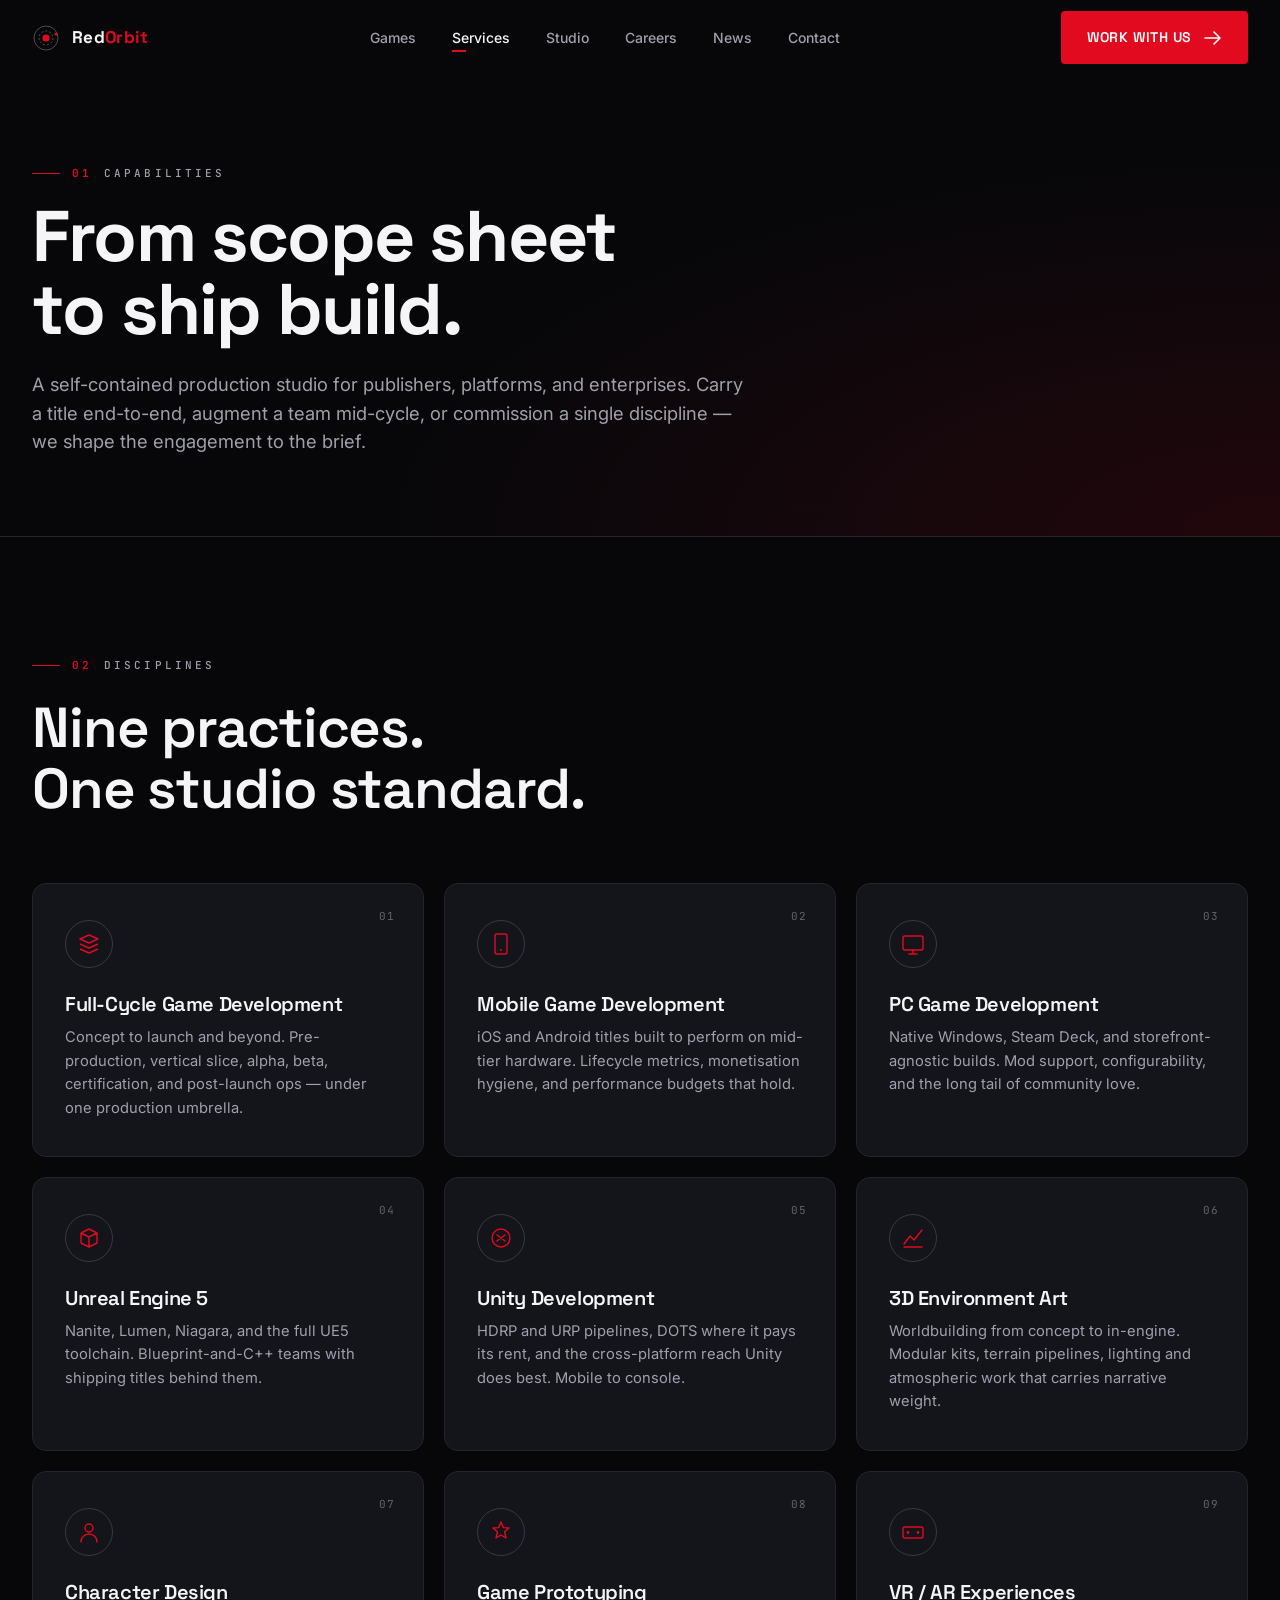
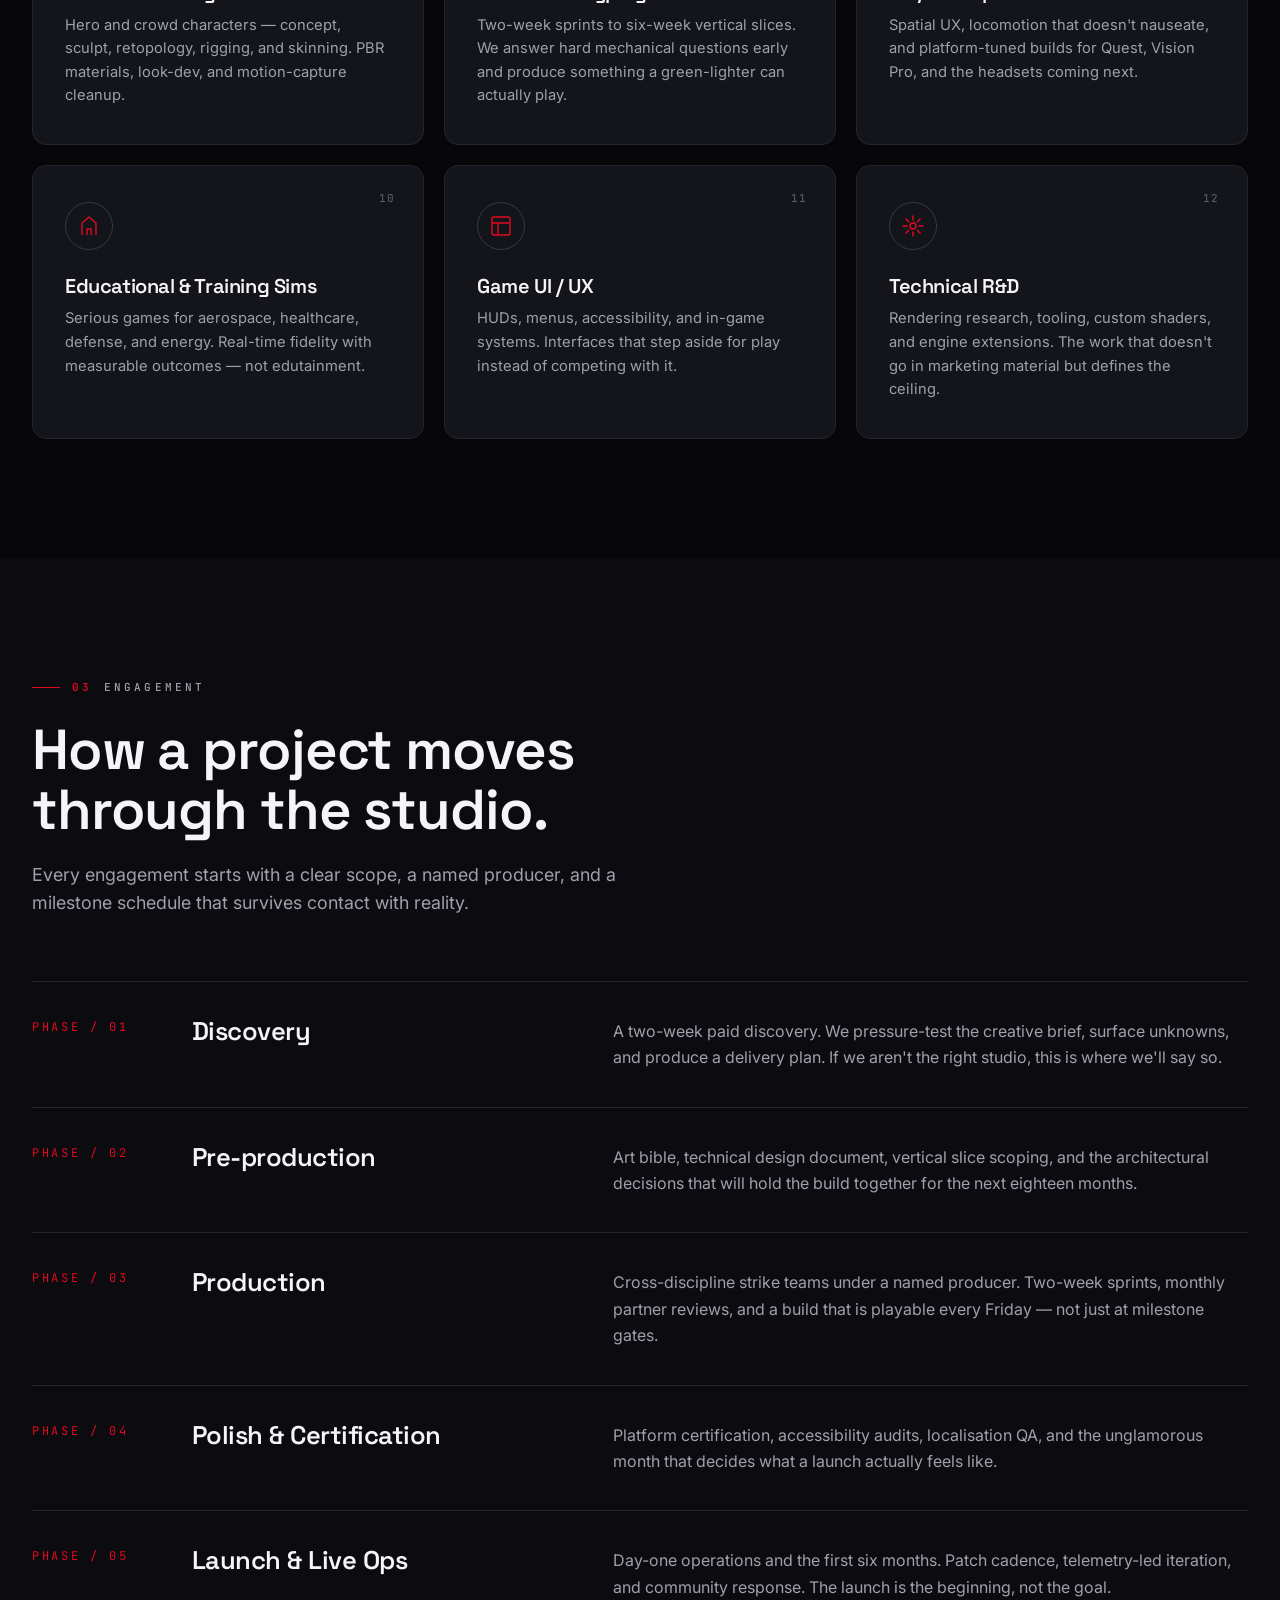
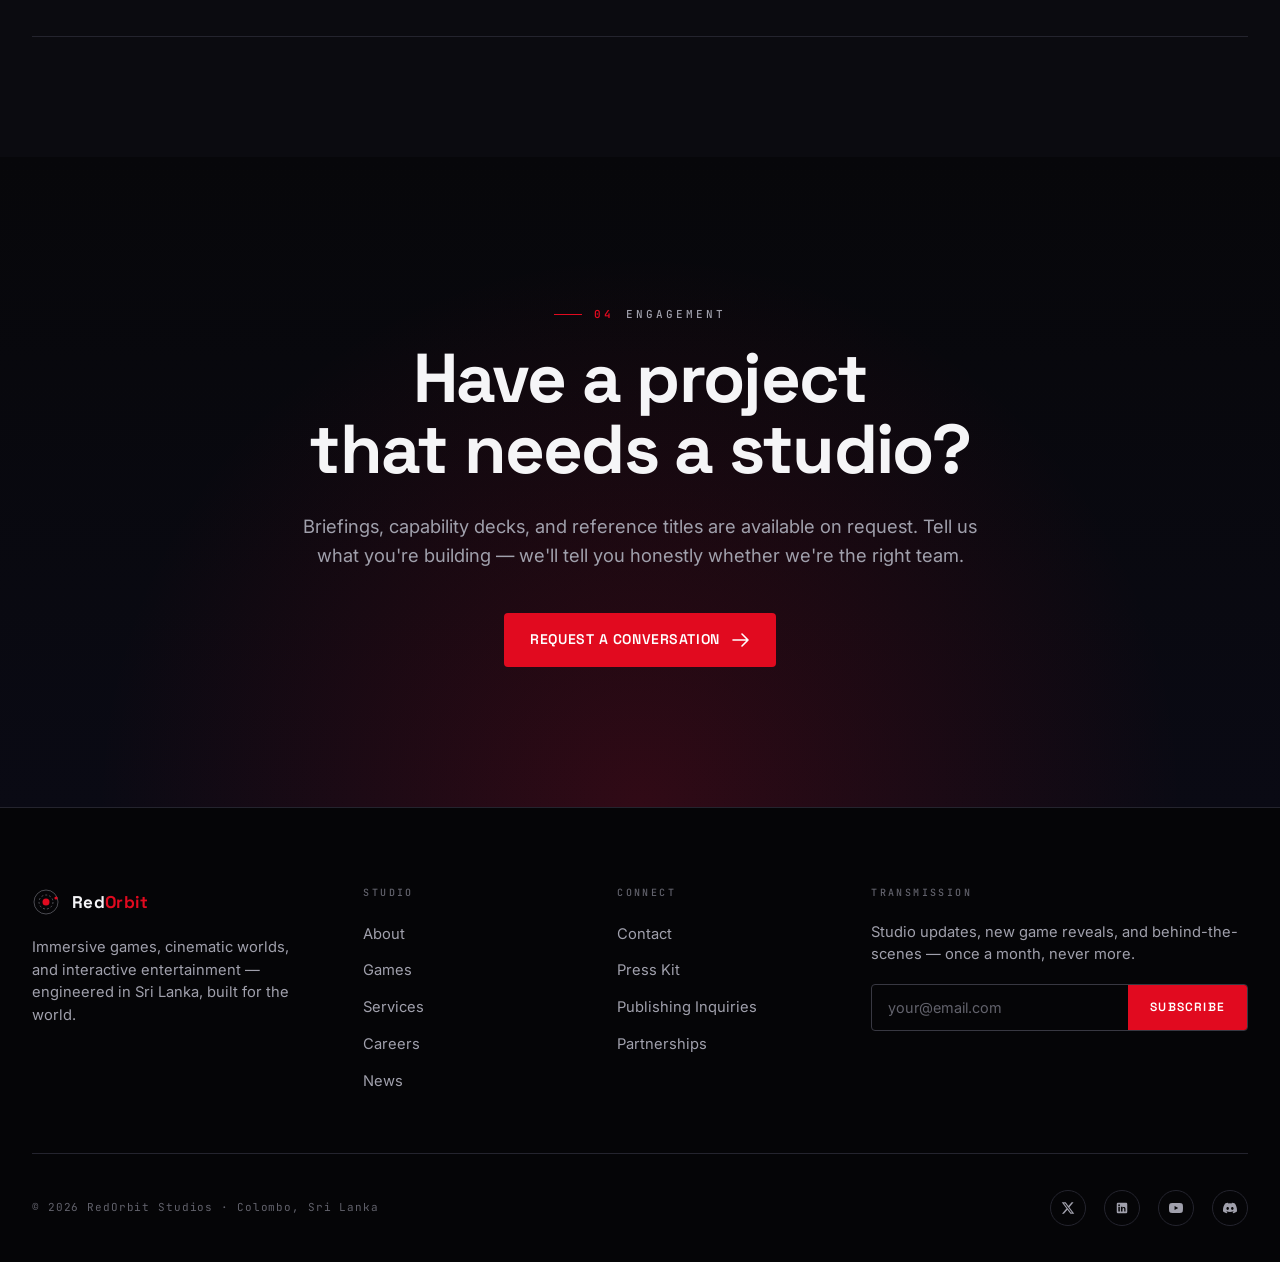
<file: services.html>
<!DOCTYPE html>
<html lang="en">
<head>
<meta charset="UTF-8">
<meta name="viewport" content="width=device-width, initial-scale=1.0">
<title>Services — RedOrbit Studios</title>
<meta name="description" content="Full-cycle game development, 3D art, VR/AR, and technical prototyping for publishers, studios, and enterprises.">
<link rel="preconnect" href="https://fonts.googleapis.com">
<link rel="preconnect" href="https://fonts.gstatic.com" crossorigin>
<link href="https://fonts.googleapis.com/css2?family=Space+Grotesk:wght@400;500;600;700&family=Inter:wght@400;500;600&family=JetBrains+Mono:wght@400;500&display=swap" rel="stylesheet">
<link rel="stylesheet" href="styles.css">
</head>
<body>

<nav class="nav">
  <div class="nav-inner">
    <a href="index.html" class="logo">
      <span class="logo-mark"><svg viewBox="0 0 28 28"><circle cx="14" cy="14" r="12" fill="none" stroke="#A0A0AC" stroke-width="0.9" opacity="0.5"/><circle cx="14" cy="14" r="7" fill="none" stroke="#A0A0AC" stroke-width="0.8" stroke-dasharray="2 2" opacity="0.6"/><circle cx="14" cy="14" r="3.5" fill="#E10A1F"/><circle cx="24" cy="10" r="1.6" fill="#E10A1F"/></svg></span>
      <span>Red<span class="red">Orbit</span></span>
    </a>
    <ul class="nav-links">
      <li><a href="games.html">Games</a></li>
      <li><a href="services.html" class="active">Services</a></li>
      <li><a href="studio.html">Studio</a></li>
      <li><a href="careers.html">Careers</a></li>
      <li><a href="news.html">News</a></li>
      <li><a href="contact.html">Contact</a></li>
    </ul>
    <div class="nav-cta">
      <a href="contact.html" class="btn btn-primary">Work With Us<svg class="arrow" viewBox="0 0 18 14" fill="none"><path d="M1 7h15M10 1l6 6-6 6" stroke="currentColor" stroke-width="1.6" stroke-linecap="round" stroke-linejoin="round"/></svg></a>
      <button class="nav-toggle" aria-label="Open menu"><span></span></button>
    </div>
  </div>
</nav>

<div class="mobile-menu">
  <a href="games.html">Games</a><a href="services.html">Services</a><a href="studio.html">Studio</a><a href="careers.html">Careers</a><a href="news.html">News</a><a href="contact.html">Contact</a>
</div>

<section class="page-hero">
  <div class="container">
    <div class="page-hero-inner reveal">
      <span class="eyebrow"><span class="num">01</span> Capabilities</span>
      <h1 class="display">From scope sheet<br>to ship build.</h1>
      <p>A self-contained production studio for publishers, platforms, and enterprises. Carry a title end-to-end, augment a team mid-cycle, or commission a single discipline — we shape the engagement to the brief.</p>
    </div>
  </div>
</section>

<section>
  <div class="container">
    <div class="section-head reveal">
      <span class="eyebrow"><span class="num">02</span> Disciplines</span>
      <h2>Nine practices.<br>One studio standard.</h2>
    </div>

    <div class="grid-3">

      <div class="service-card reveal">
        <span class="num">01</span>
        <div class="icon"><svg viewBox="0 0 24 24" fill="none"><path d="M3 7l9-4 9 4-9 4-9-4z" stroke="currentColor" stroke-width="1.4" stroke-linejoin="round"/><path d="M3 12l9 4 9-4M3 17l9 4 9-4" stroke="currentColor" stroke-width="1.4" stroke-linejoin="round"/></svg></div>
        <h3>Full-Cycle Game Development</h3>
        <p>Concept to launch and beyond. Pre-production, vertical slice, alpha, beta, certification, and post-launch ops — under one production umbrella.</p>
      </div>

      <div class="service-card reveal">
        <span class="num">02</span>
        <div class="icon"><svg viewBox="0 0 24 24" fill="none"><rect x="6" y="2" width="12" height="20" rx="2" stroke="currentColor" stroke-width="1.4"/><circle cx="12" cy="18" r="1" fill="currentColor"/></svg></div>
        <h3>Mobile Game Development</h3>
        <p>iOS and Android titles built to perform on mid-tier hardware. Lifecycle metrics, monetisation hygiene, and performance budgets that hold.</p>
      </div>

      <div class="service-card reveal">
        <span class="num">03</span>
        <div class="icon"><svg viewBox="0 0 24 24" fill="none"><rect x="2" y="4" width="20" height="14" rx="2" stroke="currentColor" stroke-width="1.4"/><path d="M8 22h8M12 18v4" stroke="currentColor" stroke-width="1.4" stroke-linecap="round"/></svg></div>
        <h3>PC Game Development</h3>
        <p>Native Windows, Steam Deck, and storefront-agnostic builds. Mod support, configurability, and the long tail of community love.</p>
      </div>

      <div class="service-card reveal">
        <span class="num">04</span>
        <div class="icon"><svg viewBox="0 0 24 24" fill="none"><path d="M4 7l8-4 8 4M4 7v10l8 4 8-4V7M4 7l8 4 8-4M12 11v10" stroke="currentColor" stroke-width="1.4" stroke-linejoin="round"/></svg></div>
        <h3>Unreal Engine 5</h3>
        <p>Nanite, Lumen, Niagara, and the full UE5 toolchain. Blueprint-and-C++ teams with shipping titles behind them.</p>
      </div>

      <div class="service-card reveal">
        <span class="num">05</span>
        <div class="icon"><svg viewBox="0 0 24 24" fill="none"><circle cx="12" cy="12" r="9" stroke="currentColor" stroke-width="1.4"/><path d="M8 9l8 6M16 9l-8 6" stroke="currentColor" stroke-width="1.4" stroke-linecap="round"/></svg></div>
        <h3>Unity Development</h3>
        <p>HDRP and URP pipelines, DOTS where it pays its rent, and the cross-platform reach Unity does best. Mobile to console.</p>
      </div>

      <div class="service-card reveal">
        <span class="num">06</span>
        <div class="icon"><svg viewBox="0 0 24 24" fill="none"><path d="M3 18l6-8 4 4 8-10" stroke="currentColor" stroke-width="1.4" stroke-linecap="round" stroke-linejoin="round"/><path d="M3 21h18" stroke="currentColor" stroke-width="1.4" stroke-linecap="round"/></svg></div>
        <h3>3D Environment Art</h3>
        <p>Worldbuilding from concept to in-engine. Modular kits, terrain pipelines, lighting and atmospheric work that carries narrative weight.</p>
      </div>

      <div class="service-card reveal">
        <span class="num">07</span>
        <div class="icon"><svg viewBox="0 0 24 24" fill="none"><circle cx="12" cy="8" r="4" stroke="currentColor" stroke-width="1.4"/><path d="M4 22c0-4.5 3.5-8 8-8s8 3.5 8 8" stroke="currentColor" stroke-width="1.4" stroke-linecap="round"/></svg></div>
        <h3>Character Design</h3>
        <p>Hero and crowd characters — concept, sculpt, retopology, rigging, and skinning. PBR materials, look-dev, and motion-capture cleanup.</p>
      </div>

      <div class="service-card reveal">
        <span class="num">08</span>
        <div class="icon"><svg viewBox="0 0 24 24" fill="none"><path d="M12 2l2.4 5.6L20 8l-4.4 3.8L17 18l-5-3-5 3 1.4-6.2L4 8l5.6-0.4L12 2z" stroke="currentColor" stroke-width="1.4" stroke-linejoin="round"/></svg></div>
        <h3>Game Prototyping</h3>
        <p>Two-week sprints to six-week vertical slices. We answer hard mechanical questions early and produce something a green-lighter can actually play.</p>
      </div>

      <div class="service-card reveal">
        <span class="num">09</span>
        <div class="icon"><svg viewBox="0 0 24 24" fill="none"><rect x="2" y="7" width="20" height="11" rx="2" stroke="currentColor" stroke-width="1.4"/><circle cx="7" cy="12.5" r="1.4" fill="currentColor"/><circle cx="17" cy="12.5" r="1.4" fill="currentColor"/></svg></div>
        <h3>VR / AR Experiences</h3>
        <p>Spatial UX, locomotion that doesn't nauseate, and platform-tuned builds for Quest, Vision Pro, and the headsets coming next.</p>
      </div>

      <div class="service-card reveal">
        <span class="num">10</span>
        <div class="icon"><svg viewBox="0 0 24 24" fill="none"><path d="M5 21V9l7-6 7 6v12" stroke="currentColor" stroke-width="1.4" stroke-linejoin="round"/><path d="M10 21v-6h4v6" stroke="currentColor" stroke-width="1.4" stroke-linejoin="round"/></svg></div>
        <h3>Educational &amp; Training Sims</h3>
        <p>Serious games for aerospace, healthcare, defense, and energy. Real-time fidelity with measurable outcomes — not edutainment.</p>
      </div>

      <div class="service-card reveal">
        <span class="num">11</span>
        <div class="icon"><svg viewBox="0 0 24 24" fill="none"><rect x="3" y="3" width="18" height="18" rx="2" stroke="currentColor" stroke-width="1.4"/><path d="M3 9h18M9 21V9" stroke="currentColor" stroke-width="1.4"/></svg></div>
        <h3>Game UI / UX</h3>
        <p>HUDs, menus, accessibility, and in-game systems. Interfaces that step aside for play instead of competing with it.</p>
      </div>

      <div class="service-card reveal">
        <span class="num">12</span>
        <div class="icon"><svg viewBox="0 0 24 24" fill="none"><path d="M12 2v4M12 18v4M4.93 4.93l2.83 2.83M16.24 16.24l2.83 2.83M2 12h4M18 12h4M4.93 19.07l2.83-2.83M16.24 7.76l2.83-2.83" stroke="currentColor" stroke-width="1.4" stroke-linecap="round"/><circle cx="12" cy="12" r="3" stroke="currentColor" stroke-width="1.4"/></svg></div>
        <h3>Technical R&amp;D</h3>
        <p>Rendering research, tooling, custom shaders, and engine extensions. The work that doesn't go in marketing material but defines the ceiling.</p>
      </div>
    </div>
  </div>
</section>

<!-- PROCESS -->
<section style="background: var(--bg-surface);">
  <div class="container">
    <div class="section-head reveal">
      <span class="eyebrow"><span class="num">03</span> Engagement</span>
      <h2>How a project moves<br>through the studio.</h2>
      <p class="lede">Every engagement starts with a clear scope, a named producer, and a milestone schedule that survives contact with reality.</p>
    </div>

    <div class="process-list reveal">
      <div class="process-item">
        <span class="n">PHASE / 01</span>
        <h3>Discovery</h3>
        <p>A two-week paid discovery. We pressure-test the creative brief, surface unknowns, and produce a delivery plan. If we aren't the right studio, this is where we'll say so.</p>
      </div>
      <div class="process-item">
        <span class="n">PHASE / 02</span>
        <h3>Pre-production</h3>
        <p>Art bible, technical design document, vertical slice scoping, and the architectural decisions that will hold the build together for the next eighteen months.</p>
      </div>
      <div class="process-item">
        <span class="n">PHASE / 03</span>
        <h3>Production</h3>
        <p>Cross-discipline strike teams under a named producer. Two-week sprints, monthly partner reviews, and a build that is playable every Friday — not just at milestone gates.</p>
      </div>
      <div class="process-item">
        <span class="n">PHASE / 04</span>
        <h3>Polish &amp; Certification</h3>
        <p>Platform certification, accessibility audits, localisation QA, and the unglamorous month that decides what a launch actually feels like.</p>
      </div>
      <div class="process-item">
        <span class="n">PHASE / 05</span>
        <h3>Launch &amp; Live Ops</h3>
        <p>Day-one operations and the first six months. Patch cadence, telemetry-led iteration, and community response. The launch is the beginning, not the goal.</p>
      </div>
    </div>
  </div>
</section>

<!-- CTA -->
<section class="cta-section">
  <div class="container">
    <div class="cta-inner reveal">
      <span class="eyebrow"><span class="num">04</span> Engagement</span>
      <h2 class="display">Have a project<br>that needs a studio?</h2>
      <p>Briefings, capability decks, and reference titles are available on request. Tell us what you're building — we'll tell you honestly whether we're the right team.</p>
      <a href="contact.html" class="btn btn-primary">Request a Conversation<svg class="arrow" viewBox="0 0 18 14" fill="none"><path d="M1 7h15M10 1l6 6-6 6" stroke="currentColor" stroke-width="1.6" stroke-linecap="round" stroke-linejoin="round"/></svg></a>
    </div>
  </div>
</section>

<footer>
  <div class="container">
    <div class="footer-grid">
      <div class="footer-brand">
        <a href="index.html" class="logo"><span class="logo-mark"><svg viewBox="0 0 28 28"><circle cx="14" cy="14" r="12" fill="none" stroke="#A0A0AC" stroke-width="0.9" opacity="0.5"/><circle cx="14" cy="14" r="7" fill="none" stroke="#A0A0AC" stroke-width="0.8" stroke-dasharray="2 2" opacity="0.6"/><circle cx="14" cy="14" r="3.5" fill="#E10A1F"/><circle cx="24" cy="10" r="1.6" fill="#E10A1F"/></svg></span><span>Red<span class="red">Orbit</span></span></a>
        <p>Immersive games, cinematic worlds, and interactive entertainment — engineered in Sri Lanka, built for the world.</p>
      </div>
      <div class="footer-col"><h4>Studio</h4><ul><li><a href="studio.html">About</a></li><li><a href="games.html">Games</a></li><li><a href="services.html">Services</a></li><li><a href="careers.html">Careers</a></li><li><a href="news.html">News</a></li></ul></div>
      <div class="footer-col"><h4>Connect</h4><ul><li><a href="contact.html">Contact</a></li><li><a href="contact.html">Press Kit</a></li><li><a href="contact.html">Publishing Inquiries</a></li><li><a href="contact.html">Partnerships</a></li></ul></div>
      <div class="footer-col newsletter"><h4>Transmission</h4><p>Studio updates, new game reveals, and behind-the-scenes — once a month, never more.</p><form><input type="email" placeholder="your@email.com" required><button type="submit">Subscribe</button></form></div>
    </div>
    <div class="footer-bottom">
      <p>© 2026 RedOrbit Studios · Colombo, Sri Lanka</p>
      <div class="socials">
        <a href="#" aria-label="X"><svg viewBox="0 0 24 24" fill="currentColor"><path d="M18.244 2.25h3.308l-7.227 8.26 8.502 11.24H16.17l-5.214-6.817L4.99 21.75H1.68l7.73-8.835L1.254 2.25H8.08l4.713 6.231zm-1.161 17.52h1.833L7.084 4.126H5.117z"/></svg></a>
        <a href="#" aria-label="LinkedIn"><svg viewBox="0 0 24 24" fill="currentColor"><path d="M19 3a2 2 0 0 1 2 2v14a2 2 0 0 1-2 2H5a2 2 0 0 1-2-2V5a2 2 0 0 1 2-2h14zM8.339 18V9.882H5.667V18h2.672zM7.003 8.717a1.55 1.55 0 1 0 0-3.1 1.55 1.55 0 0 0 0 3.1zM18 18v-4.443c0-2.327-1.255-3.41-2.93-3.41a2.528 2.528 0 0 0-2.298 1.265V9.882h-2.547V18h2.672v-4.5a1.484 1.484 0 0 1 1.485-1.598c.834 0 1.46.626 1.46 1.598V18H18z"/></svg></a>
        <a href="#" aria-label="YouTube"><svg viewBox="0 0 24 24" fill="currentColor"><path d="M23.498 6.186a3.016 3.016 0 0 0-2.122-2.136C19.505 3.545 12 3.545 12 3.545s-7.505 0-9.377.505A3.017 3.017 0 0 0 .502 6.186C0 8.07 0 12 0 12s0 3.93.502 5.814a3.016 3.016 0 0 0 2.122 2.136c1.871.505 9.376.505 9.376.505s7.505 0 9.377-.505a3.015 3.015 0 0 0 2.122-2.136C24 15.93 24 12 24 12s0-3.93-.502-5.814zM9.545 15.568V8.432L15.818 12l-6.273 3.568z"/></svg></a>
        <a href="#" aria-label="Discord"><svg viewBox="0 0 24 24" fill="currentColor"><path d="M20.317 4.37a19.79 19.79 0 0 0-4.885-1.515.074.074 0 0 0-.079.037c-.21.375-.444.864-.608 1.25a18.27 18.27 0 0 0-5.487 0 12.64 12.64 0 0 0-.617-1.25.077.077 0 0 0-.079-.037A19.736 19.736 0 0 0 3.677 4.37a.07.07 0 0 0-.032.027C.533 9.046-.32 13.58.099 18.057a.082.082 0 0 0 .031.057 19.9 19.9 0 0 0 5.993 3.03.078.078 0 0 0 .084-.028 14.09 14.09 0 0 0 1.226-1.994.076.076 0 0 0-.041-.106 13.107 13.107 0 0 1-1.872-.892.077.077 0 0 1-.008-.128 10.2 10.2 0 0 0 .372-.292.074.074 0 0 1 .077-.01c3.928 1.793 8.18 1.793 12.062 0a.074.074 0 0 1 .078.01c.12.098.246.198.373.292a.077.077 0 0 1-.006.127 12.299 12.299 0 0 1-1.873.892.077.077 0 0 0-.041.107c.36.698.772 1.362 1.225 1.993a.076.076 0 0 0 .084.028 19.839 19.839 0 0 0 6.002-3.03.077.077 0 0 0 .032-.054c.5-5.177-.838-9.674-3.549-13.66a.061.061 0 0 0-.031-.03zM8.02 15.33c-1.183 0-2.157-1.085-2.157-2.419 0-1.333.956-2.419 2.157-2.419 1.21 0 2.176 1.096 2.157 2.42 0 1.333-.956 2.418-2.157 2.418zm7.975 0c-1.183 0-2.157-1.085-2.157-2.419 0-1.333.955-2.419 2.157-2.419 1.21 0 2.176 1.096 2.157 2.42 0 1.333-.946 2.418-2.157 2.418z"/></svg></a>
      </div>
    </div>
  </div>
</footer>

<script src="script.js"></script>
</body>
</html>
</file>
<file: styles.css>
/* ============================================================
   REDORBIT STUDIOS — Design System
   ============================================================ */

:root {
  /* Color tokens */
  --bg-void: #07070A;
  --bg-surface: #0B0B10;
  --bg-card: #14141B;
  --bg-elev: #1B1B24;
  --border: #24242E;
  --border-strong: #383842;

  --red: #E10A1F;
  --red-hot: #FF3D2E;
  --red-deep: #8A0414;
  --red-glow: rgba(225, 10, 31, 0.35);

  --text-hi: #F5F5F7;
  --text-mid: #A0A0AC;
  --text-low: #62626C;

  /* Type */
  --font-display: 'Space Grotesk', system-ui, -apple-system, sans-serif;
  --font-body: 'Inter', system-ui, -apple-system, sans-serif;
  --font-mono: 'JetBrains Mono', ui-monospace, monospace;

  /* Layout */
  --container: 1320px;
  --radius: 4px;
  --radius-lg: 14px;
  --nav-h: 76px;
}

* { box-sizing: border-box; margin: 0; padding: 0; }

html { scroll-behavior: smooth; }

body {
  background: var(--bg-void);
  color: var(--text-hi);
  font-family: var(--font-body);
  font-size: 16px;
  line-height: 1.55;
  -webkit-font-smoothing: antialiased;
  text-rendering: optimizeLegibility;
  overflow-x: hidden;
}

img { max-width: 100%; display: block; }

a { color: inherit; text-decoration: none; }

button { font: inherit; cursor: pointer; border: none; background: none; color: inherit; }

::selection { background: var(--red); color: white; }

/* Ambient grain — adds cinematic texture */
body::before {
  content: '';
  position: fixed;
  inset: 0;
  pointer-events: none;
  z-index: 1;
  background-image: url("data:image/svg+xml;utf8,<svg xmlns='http://www.w3.org/2000/svg' width='160' height='160' viewBox='0 0 160 160'><filter id='n'><feTurbulence type='fractalNoise' baseFrequency='0.85' numOctaves='2' stitchTiles='stitch'/><feColorMatrix values='0 0 0 0 0 0 0 0 0 0 0 0 0 0 0 0 0 0 0.045 0'/></filter><rect width='160' height='160' filter='url(%23n)'/></svg>");
  opacity: 0.6;
  mix-blend-mode: overlay;
}

/* ============================================================
   Typography
   ============================================================ */

.display {
  font-family: var(--font-display);
  font-weight: 700;
  letter-spacing: -0.025em;
  line-height: 1.02;
}

.eyebrow {
  font-family: var(--font-mono);
  font-size: 11px;
  font-weight: 500;
  letter-spacing: 0.28em;
  text-transform: uppercase;
  color: var(--text-mid);
  display: inline-flex;
  align-items: center;
  gap: 12px;
}

.eyebrow::before {
  content: '';
  width: 28px;
  height: 1px;
  background: var(--red);
}

.eyebrow .num {
  color: var(--red);
  font-weight: 600;
}

h1, h2, h3, h4 { font-family: var(--font-display); font-weight: 600; letter-spacing: -0.02em; line-height: 1.08; }

h1 { font-size: clamp(2.8rem, 7vw, 6rem); font-weight: 700; letter-spacing: -0.035em; }
h2 { font-size: clamp(2rem, 4.4vw, 3.6rem); }
h3 { font-size: clamp(1.3rem, 2vw, 1.6rem); }

p { color: var(--text-mid); }

.lede { font-size: clamp(1.05rem, 1.4vw, 1.25rem); color: var(--text-mid); max-width: 60ch; line-height: 1.55; }

/* ============================================================
   Layout
   ============================================================ */

.container {
  max-width: var(--container);
  margin: 0 auto;
  padding: 0 32px;
  position: relative;
  z-index: 2;
}

section { padding: 120px 0; position: relative; }

.section-head {
  display: flex;
  flex-direction: column;
  gap: 20px;
  margin-bottom: 64px;
  max-width: 720px;
}

.section-head h2 { margin-top: 4px; }

/* ============================================================
   Buttons
   ============================================================ */

.btn {
  display: inline-flex;
  align-items: center;
  gap: 12px;
  padding: 16px 26px;
  font-family: var(--font-display);
  font-size: 14px;
  font-weight: 600;
  letter-spacing: 0.04em;
  text-transform: uppercase;
  border-radius: var(--radius);
  transition: transform .25s ease, background .25s ease, box-shadow .35s ease, border-color .25s ease;
  position: relative;
  white-space: nowrap;
}

.btn .arrow {
  width: 18px; height: 14px;
  transition: transform .25s ease;
}

.btn:hover .arrow { transform: translateX(4px); }

.btn-primary {
  background: var(--red);
  color: white;
  box-shadow: 0 0 0 0 var(--red-glow);
}

.btn-primary:hover {
  background: var(--red-hot);
  box-shadow: 0 0 36px -6px var(--red-glow);
  transform: translateY(-1px);
}

.btn-secondary {
  background: transparent;
  color: var(--text-hi);
  border: 1px solid var(--border-strong);
}

.btn-secondary:hover {
  border-color: var(--text-hi);
  background: rgba(255,255,255,0.04);
}

.btn-ghost {
  padding: 0;
  background: transparent;
  color: var(--text-hi);
  font-family: var(--font-mono);
  font-size: 12px;
  letter-spacing: 0.18em;
  border-bottom: 1px solid var(--border-strong);
  padding-bottom: 6px;
  border-radius: 0;
}

.btn-ghost:hover { border-color: var(--red); color: var(--red); }

/* ============================================================
   Navigation
   ============================================================ */

.nav {
  position: fixed;
  top: 0; left: 0; right: 0;
  height: var(--nav-h);
  z-index: 100;
  display: flex;
  align-items: center;
  transition: background .35s ease, border-color .35s ease, backdrop-filter .35s ease;
  border-bottom: 1px solid transparent;
}

.nav.scrolled {
  background: rgba(7, 7, 10, 0.78);
  backdrop-filter: blur(18px) saturate(160%);
  -webkit-backdrop-filter: blur(18px) saturate(160%);
  border-bottom-color: var(--border);
}

.nav-inner {
  width: 100%;
  max-width: var(--container);
  margin: 0 auto;
  padding: 0 32px;
  display: flex;
  align-items: center;
  justify-content: space-between;
  gap: 40px;
}

.logo {
  display: flex;
  align-items: center;
  gap: 12px;
  font-family: var(--font-display);
  font-weight: 700;
  letter-spacing: 0.02em;
  font-size: 17px;
}

.logo-mark {
  width: 28px; height: 28px;
  position: relative;
}

.logo-mark svg { width: 100%; height: 100%; }

.logo .red { color: var(--red); }

.nav-links {
  display: flex;
  gap: 36px;
  list-style: none;
}

.nav-links a {
  font-size: 14px;
  color: var(--text-mid);
  font-weight: 500;
  transition: color .2s ease;
  position: relative;
  padding: 6px 0;
}

.nav-links a:hover { color: var(--text-hi); }

.nav-links a.active { color: var(--text-hi); }

.nav-links a.active::after {
  content: '';
  position: absolute;
  bottom: 0; left: 0;
  width: 14px;
  height: 2px;
  background: var(--red);
}

.nav-cta { display: flex; align-items: center; gap: 16px; }

.nav-toggle {
  display: none;
  width: 40px; height: 40px;
  align-items: center;
  justify-content: center;
}

.nav-toggle span {
  width: 22px;
  height: 1.5px;
  background: var(--text-hi);
  position: relative;
}

.nav-toggle span::before,
.nav-toggle span::after {
  content: '';
  position: absolute;
  left: 0;
  width: 100%;
  height: 1.5px;
  background: var(--text-hi);
}

.nav-toggle span::before { top: -7px; }
.nav-toggle span::after  { top: 7px; }

/* Mobile menu overlay */
.mobile-menu {
  position: fixed;
  inset: 0;
  background: var(--bg-void);
  z-index: 99;
  padding: calc(var(--nav-h) + 40px) 32px 40px;
  display: flex;
  flex-direction: column;
  gap: 8px;
  transform: translateY(-100%);
  transition: transform .4s cubic-bezier(.6,.05,.3,1);
}

.mobile-menu.open { transform: translateY(0); }

.mobile-menu a {
  font-family: var(--font-display);
  font-size: 32px;
  font-weight: 600;
  padding: 18px 0;
  border-bottom: 1px solid var(--border);
  color: var(--text-hi);
}

.mobile-menu a:hover { color: var(--red); }

/* ============================================================
   Hero (Home)
   ============================================================ */

.hero {
  min-height: 100vh;
  padding-top: var(--nav-h);
  display: flex;
  align-items: center;
  position: relative;
  overflow: hidden;
}

.hero-bg {
  position: absolute;
  inset: 0;
  background:
    radial-gradient(ellipse at 75% 50%, rgba(225, 10, 31, 0.16), transparent 55%),
    radial-gradient(ellipse at 20% 100%, rgba(225, 10, 31, 0.08), transparent 50%),
    linear-gradient(180deg, var(--bg-void) 0%, #0a0a12 100%);
  z-index: 0;
}

/* Subtle starfield */
.hero-bg::after {
  content: '';
  position: absolute;
  inset: 0;
  background-image:
    radial-gradient(1px 1px at 12% 30%, rgba(255,255,255,0.4), transparent),
    radial-gradient(1px 1px at 32% 70%, rgba(255,255,255,0.3), transparent),
    radial-gradient(1.5px 1.5px at 55% 20%, rgba(255,255,255,0.35), transparent),
    radial-gradient(1px 1px at 78% 60%, rgba(255,255,255,0.4), transparent),
    radial-gradient(1px 1px at 88% 25%, rgba(255,255,255,0.3), transparent),
    radial-gradient(1px 1px at 45% 85%, rgba(255,255,255,0.25), transparent),
    radial-gradient(1.5px 1.5px at 68% 90%, rgba(255,255,255,0.4), transparent);
  opacity: 0.7;
}

.hero-inner {
  display: grid;
  grid-template-columns: 1.1fr 1fr;
  gap: 60px;
  align-items: center;
  padding: 60px 0;
  position: relative;
  z-index: 2;
}

.hero-content { max-width: 640px; }

.hero h1 { margin: 22px 0 28px; }

.hero h1 .accent { color: var(--red); }

.hero .lede { margin-bottom: 44px; font-size: clamp(1.05rem, 1.3vw, 1.2rem); }

.hero-ctas { display: flex; gap: 16px; flex-wrap: wrap; }

/* Hero orbit visual */
.orbit-stage {
  position: relative;
  width: 100%;
  aspect-ratio: 1 / 1;
  max-width: 560px;
  margin-left: auto;
}

.orbit-stage svg { width: 100%; height: 100%; }

@keyframes orbitSpin { to { transform: rotate(360deg); } }
@keyframes orbitSpinSlow { to { transform: rotate(-360deg); } }
@keyframes pulse {
  0%, 100% { opacity: 0.8; }
  50% { opacity: 1; }
}

.orbit-ring-1 { animation: orbitSpin 40s linear infinite; transform-origin: center; }
.orbit-ring-2 { animation: orbitSpinSlow 65s linear infinite; transform-origin: center; }
.orbit-ring-3 { animation: orbitSpin 90s linear infinite; transform-origin: center; }
.orbit-core { animation: pulse 3s ease-in-out infinite; transform-origin: center; }

/* HUD telemetry text around orbit */
.orbit-hud {
  position: absolute;
  font-family: var(--font-mono);
  font-size: 10px;
  letter-spacing: 0.2em;
  color: var(--text-low);
  text-transform: uppercase;
}

.orbit-hud.tl { top: 8%; left: 6%; }
.orbit-hud.tr { top: 8%; right: 6%; text-align: right; }
.orbit-hud.bl { bottom: 8%; left: 6%; }
.orbit-hud.br { bottom: 8%; right: 6%; text-align: right; }
.orbit-hud .v { color: var(--red); }

/* ============================================================
   Game Cards (large horizontal — for home featured)
   ============================================================ */

.games-featured { display: flex; flex-direction: column; gap: 28px; }

.game-card-h {
  display: grid;
  grid-template-columns: 1.3fr 1fr;
  background: var(--bg-card);
  border: 1px solid var(--border);
  border-radius: var(--radius-lg);
  overflow: hidden;
  transition: border-color .4s ease, transform .4s ease, box-shadow .4s ease;
}

.game-card-h:hover {
  border-color: var(--border-strong);
  transform: translateY(-3px);
  box-shadow: 0 30px 60px -30px rgba(225,10,31,0.18);
}

.game-card-h .art {
  position: relative;
  min-height: 360px;
  overflow: hidden;
  background: #000;
}

.game-card-h .art img {
  position: absolute; inset: 0;
  width: 100%; height: 100%;
  object-fit: cover;
  filter: saturate(.85) contrast(1.1);
  transition: transform .8s ease, filter .8s ease;
}

.game-card-h:hover .art img { transform: scale(1.05); filter: saturate(1) contrast(1.1); }

.game-card-h .art::after {
  content: '';
  position: absolute; inset: 0;
  background: linear-gradient(90deg, transparent 0%, transparent 50%, rgba(20,20,27,0.9) 100%);
  pointer-events: none;
}

.game-card-h .meta {
  padding: 40px;
  display: flex;
  flex-direction: column;
  justify-content: space-between;
  gap: 24px;
}

.game-card-h .pills { display: flex; gap: 8px; flex-wrap: wrap; }

.pill {
  font-family: var(--font-mono);
  font-size: 10px;
  letter-spacing: 0.18em;
  text-transform: uppercase;
  padding: 6px 10px;
  border: 1px solid var(--border-strong);
  border-radius: 999px;
  color: var(--text-mid);
}

.pill.red { color: var(--red); border-color: var(--red); }

.game-card-h h3 { font-size: 2rem; margin: 12px 0 14px; }

.game-card-h .desc { color: var(--text-mid); font-size: 0.95rem; line-height: 1.6; }

.game-card-h .actions { display: flex; gap: 14px; align-items: center; flex-wrap: wrap; }

/* Status orbit indicator on cards */
.status {
  display: inline-flex;
  align-items: center;
  gap: 10px;
  font-family: var(--font-mono);
  font-size: 10px;
  letter-spacing: 0.22em;
  text-transform: uppercase;
  color: var(--text-mid);
}

.status .dot {
  width: 8px; height: 8px;
  border-radius: 50%;
  background: var(--red);
  box-shadow: 0 0 12px var(--red);
  animation: pulse 2s ease-in-out infinite;
}

.status.released .dot { background: #2ecc71; box-shadow: 0 0 12px #2ecc71; }
.status.released { color: #7fdca0; }

.status.prototype .dot { background: #f39c12; box-shadow: 0 0 12px #f39c12; }
.status.prototype { color: #f1c87a; }

/* ============================================================
   Service / Capability cards
   ============================================================ */

.grid-3 {
  display: grid;
  grid-template-columns: repeat(3, 1fr);
  gap: 20px;
}

.grid-2 {
  display: grid;
  grid-template-columns: repeat(2, 1fr);
  gap: 20px;
}

.service-card {
  background: var(--bg-card);
  border: 1px solid var(--border);
  border-radius: var(--radius-lg);
  padding: 36px 32px;
  transition: border-color .3s ease, background .3s ease, transform .3s ease;
  position: relative;
  overflow: hidden;
}

.service-card:hover {
  border-color: var(--red);
  background: var(--bg-elev);
  transform: translateY(-2px);
}

.service-card .icon {
  width: 48px; height: 48px;
  display: flex;
  align-items: center;
  justify-content: center;
  margin-bottom: 26px;
  color: var(--red);
  border: 1px solid var(--border-strong);
  border-radius: 50%;
  transition: border-color .3s ease, background .3s ease;
}

.service-card:hover .icon { border-color: var(--red); background: rgba(225,10,31,0.1); }

.service-card .icon svg { width: 24px; height: 24px; }

.service-card h3 { font-size: 1.25rem; margin-bottom: 10px; }

.service-card p { font-size: 0.92rem; line-height: 1.6; }

.service-card .num {
  position: absolute;
  top: 24px;
  right: 28px;
  font-family: var(--font-mono);
  font-size: 11px;
  color: var(--text-low);
  letter-spacing: 0.1em;
}

/* ============================================================
   Studio intro
   ============================================================ */

.studio-intro {
  display: grid;
  grid-template-columns: 1fr 1.2fr;
  gap: 80px;
  align-items: center;
}

.studio-intro .image-block {
  aspect-ratio: 4/5;
  border-radius: var(--radius-lg);
  overflow: hidden;
  background: var(--bg-card);
  border: 1px solid var(--border);
  position: relative;
}

.studio-intro .image-block img {
  width: 100%; height: 100%;
  object-fit: cover;
  filter: saturate(0.85) contrast(1.05);
}

.studio-intro h2 { margin: 14px 0 24px; }

.studio-intro p { font-size: 1.05rem; margin-bottom: 18px; max-width: 56ch; }

.stat-row {
  display: grid;
  grid-template-columns: repeat(3, 1fr);
  gap: 16px;
  margin-top: 40px;
  padding-top: 36px;
  border-top: 1px solid var(--border);
}

.stat .v {
  font-family: var(--font-display);
  font-size: 2.2rem;
  font-weight: 700;
  color: var(--text-hi);
  letter-spacing: -0.02em;
  line-height: 1;
  display: block;
}

.stat .l {
  font-family: var(--font-mono);
  font-size: 10px;
  letter-spacing: 0.22em;
  text-transform: uppercase;
  color: var(--text-low);
  margin-top: 10px;
  display: block;
}

/* ============================================================
   Pillars (Why RedOrbit)
   ============================================================ */

.pillars { display: grid; grid-template-columns: repeat(3, 1fr); gap: 0; border-top: 1px solid var(--border); border-bottom: 1px solid var(--border); }

.pillar {
  padding: 48px 36px;
  border-right: 1px solid var(--border);
  position: relative;
}

.pillar:last-child { border-right: none; }

.pillar .num {
  font-family: var(--font-mono);
  font-size: 11px;
  letter-spacing: 0.22em;
  color: var(--red);
  margin-bottom: 28px;
  display: block;
}

.pillar h3 { font-size: 1.6rem; margin-bottom: 14px; }

.pillar p { font-size: 0.95rem; line-height: 1.65; }

/* ============================================================
   News / Dispatches
   ============================================================ */

.news-grid {
  display: grid;
  grid-template-columns: repeat(3, 1fr);
  gap: 24px;
}

.news-card {
  background: var(--bg-card);
  border: 1px solid var(--border);
  border-radius: var(--radius-lg);
  overflow: hidden;
  transition: border-color .3s ease, transform .3s ease;
  display: flex;
  flex-direction: column;
}

.news-card:hover { border-color: var(--border-strong); transform: translateY(-3px); }

.news-card .art {
  aspect-ratio: 16/10;
  overflow: hidden;
  background: var(--bg-elev);
}

.news-card .art img {
  width: 100%; height: 100%;
  object-fit: cover;
  transition: transform .8s ease;
  filter: saturate(0.85);
}

.news-card:hover .art img { transform: scale(1.06); }

.news-card .body { padding: 26px 26px 28px; display: flex; flex-direction: column; gap: 12px; flex: 1; }

.news-card .tag {
  font-family: var(--font-mono);
  font-size: 10px;
  letter-spacing: 0.22em;
  text-transform: uppercase;
  color: var(--red);
}

.news-card h3 { font-size: 1.15rem; line-height: 1.3; }

.news-card .date {
  font-family: var(--font-mono);
  font-size: 11px;
  color: var(--text-low);
  letter-spacing: 0.05em;
  margin-top: auto;
}

.news-card p { font-size: 0.9rem; }

/* ============================================================
   Big CTA section
   ============================================================ */

.cta-section {
  background: linear-gradient(180deg, var(--bg-void) 0%, #0a0a14 100%);
  position: relative;
  overflow: hidden;
  padding: 140px 0;
}

.cta-section::before {
  content: '';
  position: absolute;
  inset: 0;
  background: radial-gradient(ellipse at 50% 100%, rgba(225,10,31,0.18), transparent 60%);
}

.cta-inner {
  text-align: center;
  position: relative;
  z-index: 2;
  max-width: 880px;
  margin: 0 auto;
}

.cta-inner h2 {
  font-size: clamp(2.5rem, 5.4vw, 4.4rem);
  margin: 20px 0 28px;
}

.cta-inner p { font-size: 1.15rem; max-width: 60ch; margin: 0 auto 44px; }

/* ============================================================
   Footer
   ============================================================ */

footer {
  background: #050507;
  border-top: 1px solid var(--border);
  padding: 80px 0 36px;
  position: relative;
  z-index: 2;
}

.footer-grid {
  display: grid;
  grid-template-columns: 1.4fr 1fr 1fr 1.4fr;
  gap: 60px;
  padding-bottom: 60px;
  border-bottom: 1px solid var(--border);
}

.footer-brand .logo { margin-bottom: 20px; }

.footer-brand p { font-size: 0.92rem; max-width: 32ch; }

.footer-col h4 {
  font-family: var(--font-mono);
  font-size: 10px;
  letter-spacing: 0.24em;
  text-transform: uppercase;
  color: var(--text-low);
  margin-bottom: 22px;
  font-weight: 500;
}

.footer-col ul { list-style: none; display: flex; flex-direction: column; gap: 12px; }

.footer-col a { font-size: 0.92rem; color: var(--text-mid); transition: color .2s ease; }

.footer-col a:hover { color: var(--text-hi); }

.newsletter p { font-size: 0.92rem; margin-bottom: 18px; }

.newsletter form {
  display: flex;
  border: 1px solid var(--border-strong);
  border-radius: var(--radius);
  overflow: hidden;
  transition: border-color .25s ease;
}

.newsletter form:focus-within { border-color: var(--red); }

.newsletter input {
  flex: 1;
  background: transparent;
  border: none;
  padding: 14px 16px;
  font-family: var(--font-body);
  font-size: 0.9rem;
  color: var(--text-hi);
  outline: none;
}

.newsletter input::placeholder { color: var(--text-low); }

.newsletter button {
  background: var(--red);
  color: white;
  padding: 0 22px;
  font-family: var(--font-display);
  font-size: 12px;
  font-weight: 600;
  letter-spacing: 0.1em;
  text-transform: uppercase;
  transition: background .2s ease;
}

.newsletter button:hover { background: var(--red-hot); }

.footer-bottom {
  padding-top: 36px;
  display: flex;
  justify-content: space-between;
  align-items: center;
  flex-wrap: wrap;
  gap: 16px;
}

.footer-bottom p, .footer-bottom a {
  font-family: var(--font-mono);
  font-size: 11px;
  color: var(--text-low);
  letter-spacing: 0.08em;
}

.socials { display: flex; gap: 18px; }

.socials a {
  width: 36px; height: 36px;
  border: 1px solid var(--border);
  border-radius: 50%;
  display: flex;
  align-items: center;
  justify-content: center;
  color: var(--text-mid);
  transition: color .2s ease, border-color .2s ease;
}

.socials a:hover { color: var(--red); border-color: var(--red); }

.socials svg { width: 14px; height: 14px; }

/* ============================================================
   Page hero (sub-pages)
   ============================================================ */

.page-hero {
  padding: calc(var(--nav-h) + 80px) 0 80px;
  border-bottom: 1px solid var(--border);
  position: relative;
  overflow: hidden;
}

.page-hero::before {
  content: '';
  position: absolute;
  inset: 0;
  background: radial-gradient(ellipse at 100% 100%, rgba(225,10,31,0.12), transparent 50%);
  pointer-events: none;
}

.page-hero-inner { position: relative; z-index: 2; max-width: 880px; }

.page-hero h1 {
  font-size: clamp(2.6rem, 5.6vw, 4.8rem);
  margin: 18px 0 24px;
}

.page-hero p { font-size: 1.15rem; max-width: 60ch; }

/* ============================================================
   Games page grid
   ============================================================ */

.games-filter {
  display: flex;
  gap: 8px;
  flex-wrap: wrap;
  padding-bottom: 36px;
  margin-bottom: 48px;
  border-bottom: 1px solid var(--border);
}

.filter-btn {
  padding: 10px 18px;
  border: 1px solid var(--border);
  border-radius: 999px;
  font-family: var(--font-mono);
  font-size: 11px;
  letter-spacing: 0.16em;
  text-transform: uppercase;
  color: var(--text-mid);
  transition: all .2s ease;
}

.filter-btn:hover, .filter-btn.active {
  background: var(--red);
  color: white;
  border-color: var(--red);
}

.game-grid {
  display: grid;
  grid-template-columns: repeat(3, 1fr);
  gap: 24px;
}

.game-card-v {
  background: var(--bg-card);
  border: 1px solid var(--border);
  border-radius: var(--radius-lg);
  overflow: hidden;
  display: flex;
  flex-direction: column;
  transition: border-color .3s ease, transform .3s ease, box-shadow .3s ease;
}

.game-card-v:hover {
  border-color: var(--border-strong);
  transform: translateY(-4px);
  box-shadow: 0 30px 60px -30px rgba(225,10,31,0.25);
}

.game-card-v .art {
  aspect-ratio: 16/10;
  position: relative;
  overflow: hidden;
  background: var(--bg-elev);
}

.game-card-v .art img {
  width: 100%; height: 100%;
  object-fit: cover;
  transition: transform .8s ease;
  filter: saturate(0.85) contrast(1.08);
}

.game-card-v:hover .art img { transform: scale(1.06); }

.game-card-v .art::after {
  content: '';
  position: absolute; inset: 0;
  background: linear-gradient(180deg, transparent 50%, rgba(20,20,27,0.92) 100%);
}

.game-card-v .status-overlay {
  position: absolute;
  top: 16px; left: 16px;
  z-index: 2;
}

.game-card-v .body {
  padding: 24px 26px 28px;
  display: flex;
  flex-direction: column;
  gap: 12px;
  flex: 1;
}

.game-card-v h3 { font-size: 1.35rem; }

.game-card-v .desc { font-size: 0.9rem; line-height: 1.6; }

.game-card-v .pills { display: flex; gap: 8px; flex-wrap: wrap; margin-top: 4px; }

.game-card-v .actions { display: flex; gap: 16px; margin-top: auto; padding-top: 12px; }

/* ============================================================
   About / Studio page
   ============================================================ */

.mvv-grid {
  display: grid;
  grid-template-columns: repeat(3, 1fr);
  gap: 24px;
}

.mvv-card {
  background: var(--bg-card);
  border: 1px solid var(--border);
  border-radius: var(--radius-lg);
  padding: 44px 36px;
  transition: border-color .3s ease;
}

.mvv-card:hover { border-color: var(--border-strong); }

.mvv-card .lbl {
  font-family: var(--font-mono);
  font-size: 11px;
  letter-spacing: 0.24em;
  text-transform: uppercase;
  color: var(--red);
  margin-bottom: 22px;
  display: block;
}

.mvv-card h3 { font-size: 1.6rem; margin-bottom: 16px; }

.mvv-card p { font-size: 0.95rem; line-height: 1.65; }

.values-list { display: grid; grid-template-columns: repeat(5, 1fr); gap: 0; border-top: 1px solid var(--border); border-bottom: 1px solid var(--border); }

.value-item {
  padding: 36px 24px;
  border-right: 1px solid var(--border);
  text-align: center;
}

.value-item:last-child { border-right: none; }

.value-item .n {
  font-family: var(--font-mono);
  font-size: 10px;
  letter-spacing: 0.22em;
  color: var(--text-low);
  margin-bottom: 12px;
  display: block;
}

.value-item h4 {
  font-size: 1.05rem;
  text-transform: uppercase;
  letter-spacing: 0.05em;
  color: var(--text-hi);
}

.process-list { display: flex; flex-direction: column; gap: 0; border-top: 1px solid var(--border); }

.process-item {
  display: grid;
  grid-template-columns: 120px 1.2fr 2fr;
  gap: 40px;
  padding: 36px 0;
  border-bottom: 1px solid var(--border);
  align-items: start;
  transition: background .3s ease;
}

.process-item:hover { background: rgba(255,255,255,0.012); }

.process-item .n {
  font-family: var(--font-mono);
  font-size: 12px;
  letter-spacing: 0.22em;
  color: var(--red);
}

.process-item h3 { font-size: 1.6rem; }

.process-item p { font-size: 1rem; line-height: 1.65; }

/* ============================================================
   Careers
   ============================================================ */

.life-grid {
  display: grid;
  grid-template-columns: repeat(4, 1fr);
  gap: 16px;
}

.life-card {
  background: var(--bg-card);
  border: 1px solid var(--border);
  border-radius: var(--radius-lg);
  padding: 36px 28px;
  transition: border-color .3s ease;
}

.life-card:hover { border-color: var(--red); }

.life-card .icon {
  width: 36px; height: 36px;
  color: var(--red);
  margin-bottom: 22px;
}

.life-card h3 { font-size: 1.1rem; margin-bottom: 10px; }

.life-card p { font-size: 0.9rem; line-height: 1.55; }

.role-list { display: flex; flex-direction: column; gap: 0; border-top: 1px solid var(--border); }

.role-item {
  display: grid;
  grid-template-columns: 1.6fr 1fr 1fr auto;
  gap: 24px;
  padding: 28px 0;
  border-bottom: 1px solid var(--border);
  align-items: center;
  transition: padding .3s ease;
}

.role-item:hover { padding-left: 12px; }

.role-item h3 { font-size: 1.25rem; }

.role-item .meta {
  font-family: var(--font-mono);
  font-size: 11px;
  letter-spacing: 0.16em;
  text-transform: uppercase;
  color: var(--text-mid);
}

.role-item .apply {
  font-family: var(--font-mono);
  font-size: 12px;
  letter-spacing: 0.16em;
  text-transform: uppercase;
  color: var(--text-hi);
  display: inline-flex;
  align-items: center;
  gap: 10px;
  transition: color .2s ease;
}

.role-item .apply:hover { color: var(--red); }

.role-item .apply::after {
  content: '→';
  transition: transform .2s ease;
}

.role-item .apply:hover::after { transform: translateX(4px); }

.portfolio-block {
  background: var(--bg-card);
  border: 1px solid var(--border);
  border-radius: var(--radius-lg);
  padding: 64px 56px;
  display: grid;
  grid-template-columns: 1.2fr 1fr;
  gap: 60px;
  align-items: center;
}

.portfolio-block h2 { font-size: 2.4rem; margin-bottom: 18px; }

/* ============================================================
   News page list
   ============================================================ */

.news-feature {
  display: grid;
  grid-template-columns: 1.4fr 1fr;
  gap: 40px;
  background: var(--bg-card);
  border: 1px solid var(--border);
  border-radius: var(--radius-lg);
  overflow: hidden;
  margin-bottom: 48px;
  transition: border-color .3s ease;
}

.news-feature:hover { border-color: var(--border-strong); }

.news-feature .art {
  aspect-ratio: 16/10;
  overflow: hidden;
}

.news-feature .art img {
  width: 100%; height: 100%;
  object-fit: cover;
  filter: saturate(0.85);
  transition: transform .8s ease;
}

.news-feature:hover .art img { transform: scale(1.04); }

.news-feature .body {
  padding: 48px 44px;
  display: flex;
  flex-direction: column;
  gap: 18px;
  justify-content: center;
}

.news-feature h2 { font-size: 2rem; line-height: 1.15; }

.news-feature p { font-size: 1.02rem; line-height: 1.6; }

/* ============================================================
   Contact page
   ============================================================ */

.contact-grid {
  display: grid;
  grid-template-columns: 1fr 1.3fr;
  gap: 80px;
  align-items: start;
}

.contact-info { display: flex; flex-direction: column; gap: 36px; }

.contact-block h4 {
  font-family: var(--font-mono);
  font-size: 11px;
  letter-spacing: 0.24em;
  text-transform: uppercase;
  color: var(--red);
  margin-bottom: 14px;
}

.contact-block p { font-size: 1.05rem; line-height: 1.5; color: var(--text-hi); }

.contact-block a { color: var(--text-hi); border-bottom: 1px solid var(--border-strong); transition: border-color .2s ease; }

.contact-block a:hover { border-color: var(--red); }

.contact-form {
  background: var(--bg-card);
  border: 1px solid var(--border);
  border-radius: var(--radius-lg);
  padding: 48px 44px;
  display: flex;
  flex-direction: column;
  gap: 22px;
}

.form-row { display: grid; grid-template-columns: 1fr 1fr; gap: 18px; }

.field { display: flex; flex-direction: column; gap: 8px; }

.field label {
  font-family: var(--font-mono);
  font-size: 10px;
  letter-spacing: 0.22em;
  text-transform: uppercase;
  color: var(--text-mid);
}

.field input, .field textarea, .field select {
  background: var(--bg-void);
  border: 1px solid var(--border-strong);
  border-radius: var(--radius);
  padding: 14px 16px;
  font-family: var(--font-body);
  font-size: 0.95rem;
  color: var(--text-hi);
  outline: none;
  transition: border-color .25s ease;
}

.field input:focus, .field textarea:focus, .field select:focus {
  border-color: var(--red);
}

.field textarea { resize: vertical; min-height: 140px; font-family: var(--font-body); }

.field select { appearance: none; cursor: pointer; background-image: url("data:image/svg+xml;utf8,<svg xmlns='http://www.w3.org/2000/svg' width='12' height='8' viewBox='0 0 12 8'><path d='M1 1l5 5 5-5' stroke='%23A0A0AC' stroke-width='1.5' fill='none'/></svg>"); background-repeat: no-repeat; background-position: right 16px center; padding-right: 40px; }

.form-success {
  display: none;
  padding: 18px;
  border: 1px solid var(--red);
  background: rgba(225,10,31,0.06);
  border-radius: var(--radius);
  color: var(--text-hi);
  font-size: 0.92rem;
}

.form-success.show { display: block; }

/* ============================================================
   Scroll reveal
   ============================================================ */

.reveal {
  opacity: 0;
  transform: translateY(24px);
  transition: opacity .8s ease, transform .8s ease;
}

.reveal.in {
  opacity: 1;
  transform: translateY(0);
}

@media (prefers-reduced-motion: reduce) {
  .reveal { opacity: 1; transform: none; transition: none; }
  * { animation-duration: 0.001ms !important; transition-duration: 0.001ms !important; }
}

/* ============================================================
   Responsive
   ============================================================ */

@media (max-width: 1100px) {
  .grid-3, .game-grid, .news-grid, .mvv-grid { grid-template-columns: repeat(2, 1fr); }
  .pillars { grid-template-columns: 1fr; }
  .pillar { border-right: none; border-bottom: 1px solid var(--border); }
  .pillar:last-child { border-bottom: none; }
  .values-list { grid-template-columns: repeat(2, 1fr); }
  .value-item { border-right: 1px solid var(--border); border-bottom: 1px solid var(--border); }
  .value-item:nth-child(2n) { border-right: none; }
  .life-grid { grid-template-columns: repeat(2, 1fr); }
}

@media (max-width: 900px) {
  section { padding: 80px 0; }
  .container { padding: 0 22px; }
  .nav-links, .nav-cta .btn { display: none; }
  .nav-toggle { display: flex; }
  .hero { min-height: auto; padding-top: calc(var(--nav-h) + 60px); padding-bottom: 80px; }
  .hero-inner { grid-template-columns: 1fr; gap: 40px; }
  .orbit-stage { max-width: 380px; margin: 0 auto; }
  .game-card-h { grid-template-columns: 1fr; }
  .game-card-h .art { min-height: 240px; }
  .game-card-h .meta { padding: 28px; }
  .studio-intro { grid-template-columns: 1fr; gap: 40px; }
  .studio-intro .image-block { aspect-ratio: 4/3; max-height: 400px; }
  .news-feature { grid-template-columns: 1fr; }
  .news-feature .body { padding: 32px 28px; }
  .footer-grid { grid-template-columns: repeat(2, 1fr); gap: 40px; }
  .contact-grid { grid-template-columns: 1fr; gap: 40px; }
  .contact-form { padding: 32px 26px; }
  .portfolio-block { grid-template-columns: 1fr; padding: 40px 28px; gap: 28px; }
  .process-item { grid-template-columns: 1fr; gap: 12px; padding: 26px 0; }
  .role-item { grid-template-columns: 1fr; gap: 8px; padding: 24px 0; }
  .role-item .apply { margin-top: 8px; }
  .stat-row { grid-template-columns: repeat(3, 1fr); gap: 12px; }
  .stat .v { font-size: 1.7rem; }
}

@media (max-width: 600px) {
  .grid-3, .grid-2, .game-grid, .news-grid, .mvv-grid, .life-grid { grid-template-columns: 1fr; }
  .values-list { grid-template-columns: 1fr; }
  .value-item { border-right: none; }
  .form-row { grid-template-columns: 1fr; }
  .footer-grid { grid-template-columns: 1fr; }
  .mobile-menu a { font-size: 26px; padding: 14px 0; }
  .nav-inner { padding: 0 22px; }
}
</file>
